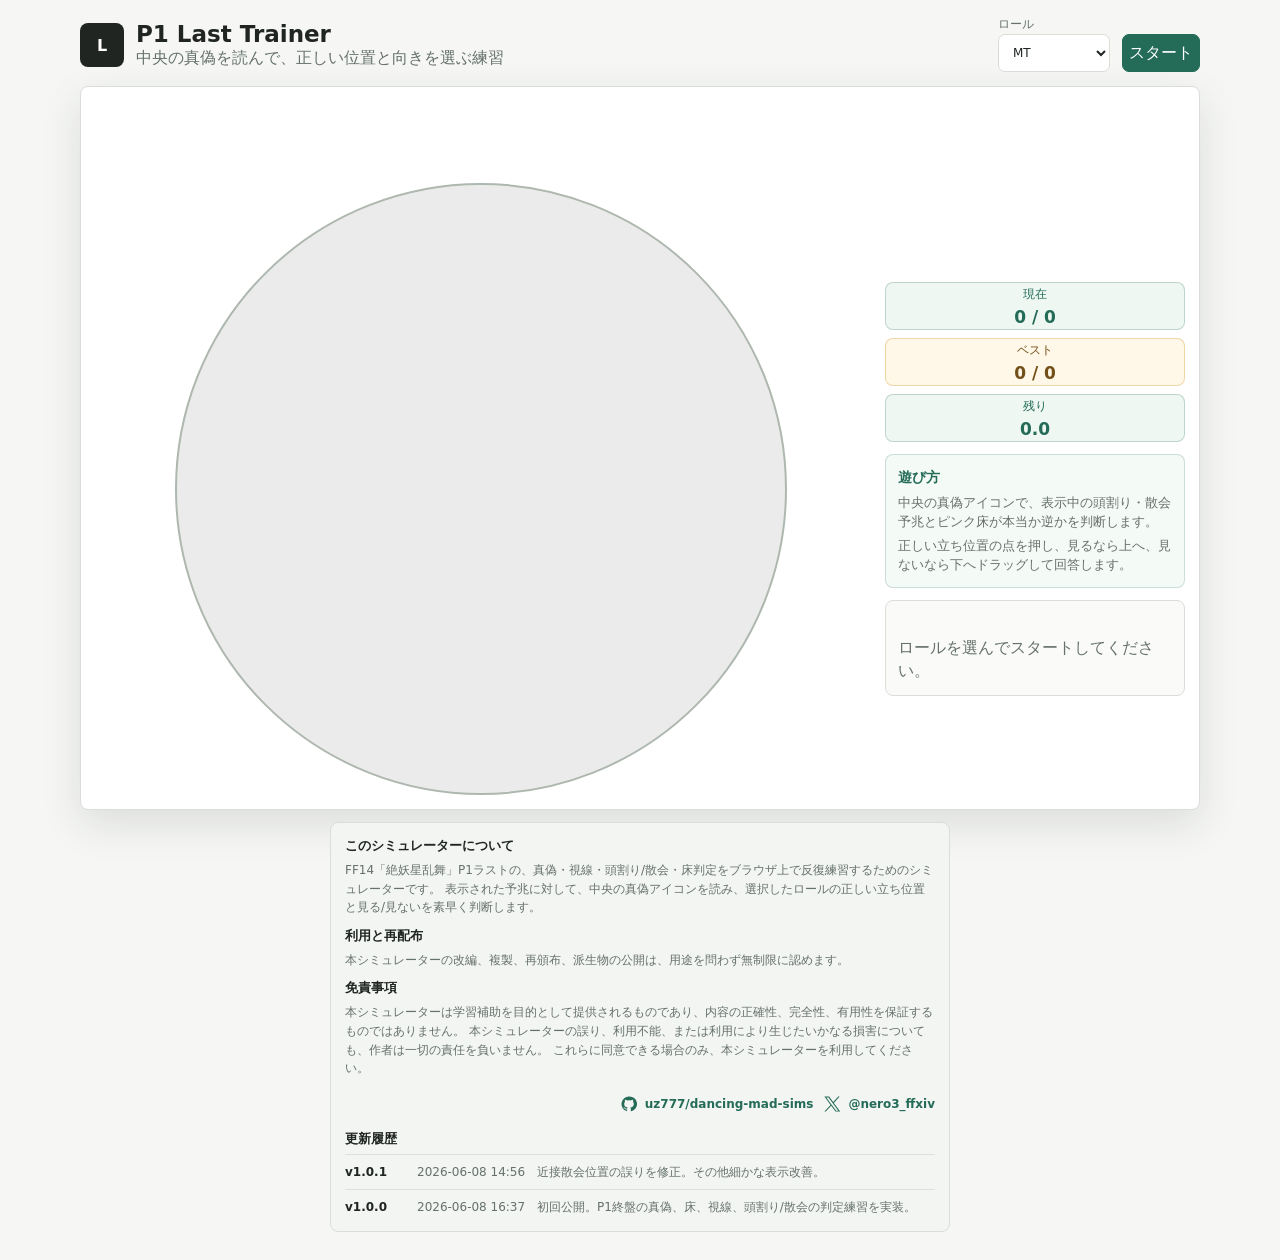
<file: p1-last/index.html>
<!doctype html>
<html lang="ja">
    <head>
        <meta charset="utf-8" />
        <meta name="viewport" content="width=device-width, initial-scale=1" />
        <title>P1 Last Trainer</title>
        <link rel="stylesheet" href="styles.css" />
    </head>
    <body>
        <main class="app">
            <section class="topbar">
                <div class="brand">
                    <span class="brand-mark">L</span>
                    <div>
                        <h1>P1 Last Trainer</h1>
                        <p>中央の真偽を読んで、正しい位置と向きを選ぶ練習</p>
                    </div>
                </div>

                <div class="controls">
                    <label class="field">
                        <span>ロール</span>
                        <select id="roleSelect"></select>
                    </label>
                    <button id="startButton" class="primary" type="button">
                        スタート
                    </button>
                </div>
            </section>

            <section class="panel">
                <div class="game-layout">
                    <div
                        id="field"
                        class="field-preview idle"
                        aria-label="P1 Last MAP"
                    >
                        <div id="stripeLayer" class="stripe-layer"></div>
                        <div class="mechanic-layer">
                            <img id="mechanicCue" class="mechanic-cue" alt="" />
                        </div>
                        <img id="centerCue" class="center-cue" alt="" />
                        <div
                            id="positionLayer"
                            class="position-layer"
                            aria-label="立ち位置候補"
                        ></div>
                        <div
                            id="gazeIcon"
                            class="gaze-icon"
                            aria-label=""
                        ></div>
                        <div
                            id="dragGuide"
                            class="drag-guide hidden"
                            aria-hidden="true"
                        >
                            <span class="drag-line"></span>
                            <span id="dragArrow" class="drag-arrow"></span>
                        </div>
                        <div
                            id="resultOverlay"
                            class="result-overlay hidden"
                        ></div>
                    </div>

                    <aside class="side-panel">
                        <div class="score-grid">
                            <div class="score">
                                <span>現在</span>
                                <strong id="currentScore">0 / 0</strong>
                            </div>
                            <div class="score best">
                                <span>ベスト</span>
                                <strong id="bestScore">0 / 0</strong>
                            </div>
                            <div class="score">
                                <span>残り</span>
                                <strong id="timerText">0.0</strong>
                            </div>
                        </div>
                        <div class="instructions">
                            <strong>遊び方</strong>
                            <p>
                                中央の真偽アイコンで、表示中の頭割り・散会予兆とピンク床が本当か逆かを判断します。
                            </p>
                            <p>
                                正しい立ち位置の点を押し、見るなら上へ、見ないなら下へドラッグして回答します。
                            </p>
                        </div>
                        <div id="feedback" class="feedback">
                            ロールを選んでスタートしてください。
                        </div>
                        <button
                            id="nextButton"
                            class="primary hidden"
                            type="button"
                        >
                            次へ
                        </button>
                    </aside>
                </div>
            </section>

            <section class="tool-info" aria-label="補足情報">
                <section>
                    <h3>このシミュレーターについて</h3>
                    <p>
                        FF14「絶妖星乱舞」P1ラストの、真偽・視線・頭割り/散会・床判定をブラウザ上で反復練習するためのシミュレーターです。
                        表示された予兆に対して、中央の真偽アイコンを読み、選択したロールの正しい立ち位置と見る/見ないを素早く判断します。
                    </p>
                </section>
                <section class="license-note">
                    <h3>利用と再配布</h3>
                    <p>
                        本シミュレーターの改編、複製、再頒布、派生物の公開は、用途を問わず無制限に認めます。
                    </p>
                </section>
                <section class="disclaimer">
                    <h3>免責事項</h3>
                    <p>
                        本シミュレーターは学習補助を目的として提供されるものであり、内容の正確性、完全性、有用性を保証するものではありません。
                        本シミュレーターの誤り、利用不能、または利用により生じたいかなる損害についても、作者は一切の責任を負いません。
                        これらに同意できる場合のみ、本シミュレーターを利用してください。
                    </p>
                </section>
                <div class="info-links">
                    <a
                        href="https://github.com/uz777/dancing-mad-sims"
                        target="_blank"
                        rel="noreferrer"
                        aria-label="GitHub repository"
                    >
                        <svg viewBox="0 0 24 24" aria-hidden="true">
                            <path
                                d="M12 2a10 10 0 0 0-3.16 19.49c.5.09.68-.22.68-.48v-1.7c-2.78.6-3.37-1.18-3.37-1.18-.45-1.15-1.1-1.46-1.1-1.46-.9-.62.07-.6.07-.6 1 .07 1.53 1.03 1.53 1.03.89 1.52 2.34 1.08 2.9.83.09-.64.35-1.08.63-1.33-2.22-.25-4.56-1.11-4.56-4.94 0-1.09.39-1.98 1.03-2.68-.1-.25-.45-1.27.1-2.65 0 0 .84-.27 2.75 1.02A9.56 9.56 0 0 1 12 6.99c.85 0 1.7.11 2.5.34 1.9-1.29 2.74-1.02 2.74-1.02.55 1.38.2 2.4.1 2.65.64.7 1.03 1.59 1.03 2.68 0 3.84-2.34 4.68-4.57 4.93.36.31.68.92.68 1.86v2.76c0 .27.18.58.69.48A10 10 0 0 0 12 2Z"
                            />
                        </svg>
                        <span>uz777/dancing-mad-sims</span>
                    </a>
                    <a
                        href="https://x.com/nero3_ffxiv"
                        target="_blank"
                        rel="noreferrer"
                        aria-label="X account"
                    >
                        <svg viewBox="0 0 24 24" aria-hidden="true">
                            <path
                                d="M14.4 10.55 22.25 2h-1.86l-6.82 7.43L8.13 2H1.85l8.23 11.24L1.85 22h1.86l7.2-7.64L16.67 22h6.28l-8.55-11.45Zm-2.55 2.78-.83-1.12L4.38 3.32h2.86l5.35 7.16.83 1.12 6.97 9.34h-2.86l-5.68-7.61Z"
                            />
                        </svg>
                        <span>@nero3_ffxiv</span>
                    </a>
                </div>
                <section class="changelog">
                    <h3>更新履歴</h3>
                    <div class="changelog-list">
                        <div class="changelog-row">
                            <strong>v1.0.1</strong>
                            <time datetime="2026-06-08T00:00:00+09:00"
                                >2026-06-08 14:56</time
                            >
                            <p>
                                近接散会位置の誤りを修正。その他細かな表示改善。
                            </p>
                        </div>
                        <div class="changelog-row">
                            <strong>v1.0.0</strong>
                            <time datetime="2026-06-07T00:00:00+09:00"
                                >2026-06-08 16:37</time
                            >
                            <p>
                                初回公開。P1終盤の真偽、床、視線、頭割り/散会の判定練習を実装。
                            </p>
                        </div>
                    </div>
                </section>
            </section>
        </main>
        <script src="app.js"></script>
    </body>
</html>
</file>
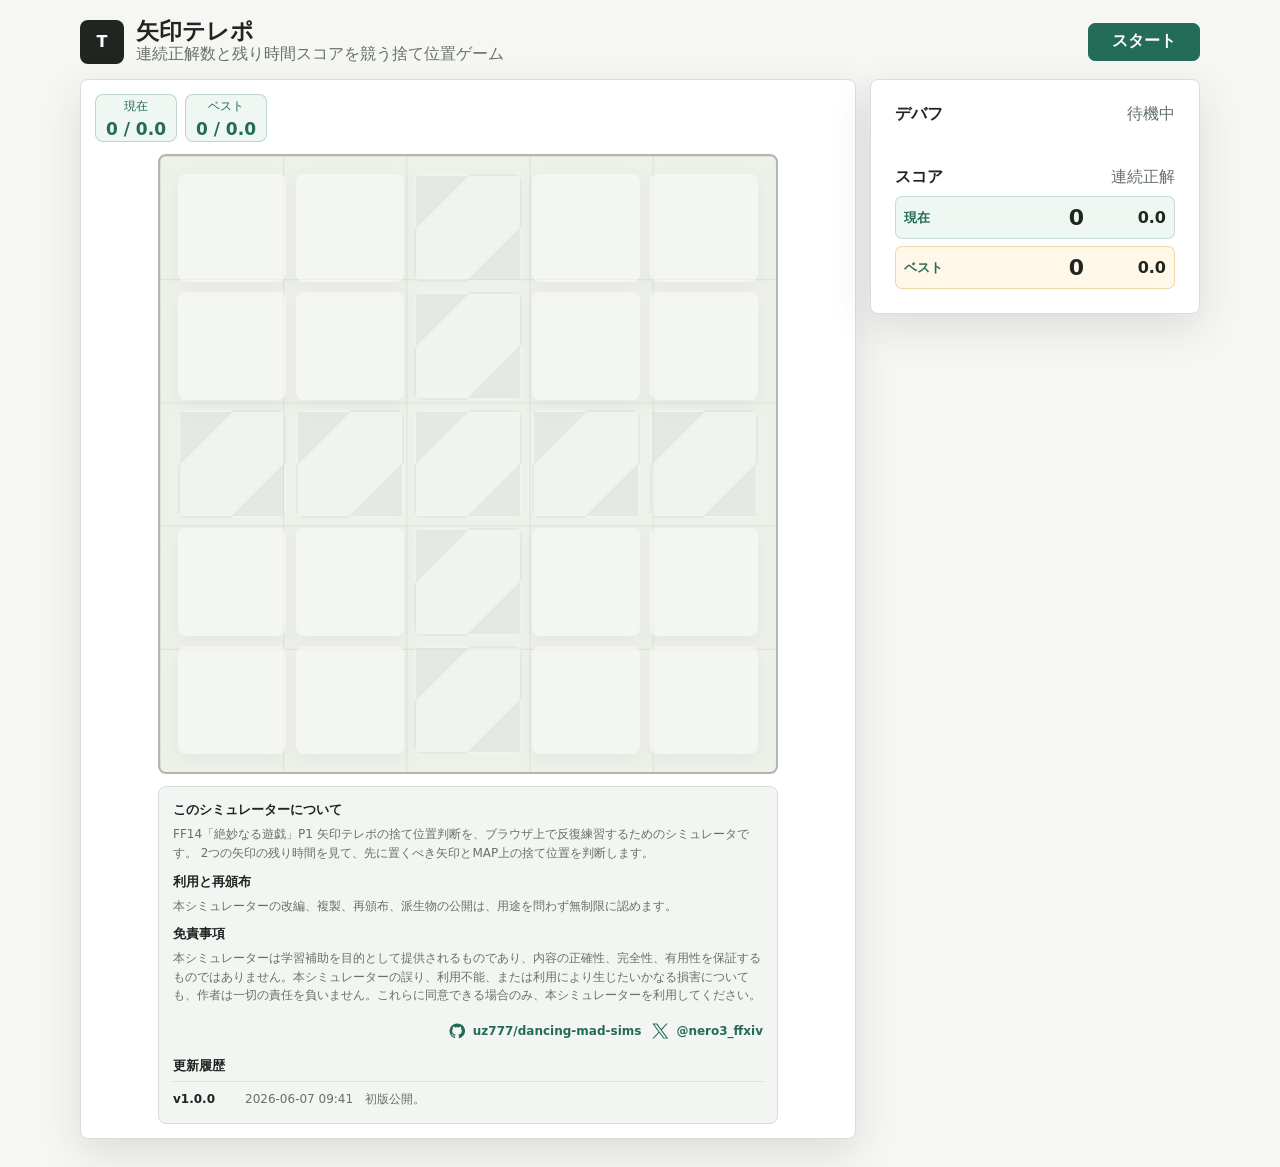
<file: p1-telepo/index.html>
<!doctype html>
<html lang="ja">
    <head>
        <meta charset="utf-8" />
        <meta name="viewport" content="width=device-width, initial-scale=1" />
        <title>矢印テレポ スコアアタック</title>
        <link rel="stylesheet" href="styles.css" />
    </head>
    <body>
        <main class="app">
            <header class="topbar">
                <div class="brand">
                    <span class="brand-mark">T</span>
                    <div>
                        <h1>矢印テレポ</h1>
                        <p>連続正解数と残り時間スコアを競う捨て位置ゲーム</p>
                    </div>
                </div>
                <div class="controls">
                    <button id="startButton" class="primary" type="button">
                        スタート
                    </button>
                </div>
            </header>

            <section class="main-grid">
                <section class="board-panel" aria-label="矢印配置マップ">
                    <div class="panel-head">
                        <div class="score-grid">
                            <div class="score">
                                <span>現在</span>
                                <strong id="roundText">0 / 0.0</strong>
                            </div>
                            <div class="score">
                                <span>ベスト</span>
                                <strong id="scoreText">0 / 0.0</strong>
                            </div>
                        </div>
                    </div>

                    <div class="board-shell">
                        <div
                            id="board"
                            class="board"
                            aria-label="矢印の捨て位置"
                        ></div>
                        <button
                            id="nextButton"
                            class="primary hidden"
                            type="button"
                        >
                            次へ
                        </button>
                    </div>

                    <section class="tool-info" aria-label="補足情報">
                        <section>
                            <h3>このシミュレーターについて</h3>
                            <p>
                                FF14「絶妙なる遊戯」P1
                                矢印テレポの捨て位置判断を、ブラウザ上で反復練習するためのシミュレータです。
                                2つの矢印の残り時間を見て、先に置くべき矢印とMAP上の捨て位置を判断します。
                            </p>
                        </section>
                        <section class="license-note">
                            <h3>利用と再頒布</h3>
                            <p>
                                本シミュレーターの改編、複製、再頒布、派生物の公開は、用途を問わず無制限に認めます。
                            </p>
                        </section>
                        <section class="disclaimer">
                            <h3>免責事項</h3>
                            <p>
                                本シミュレーターは学習補助を目的として提供されるものであり、内容の正確性、完全性、有用性を保証するものではありません。本シミュレーターの誤り、利用不能、または利用により生じたいかなる損害についても、作者は一切の責任を負いません。これらに同意できる場合のみ、本シミュレーターを利用してください。
                            </p>
                        </section>
                        <div class="info-links">
                            <a
                                href="https://github.com/uz777/dancing-mad-sims"
                                target="_blank"
                                rel="noreferrer"
                                aria-label="GitHub repository"
                            >
                                <svg viewBox="0 0 24 24" aria-hidden="true">
                                    <path
                                        d="M12 2a10 10 0 0 0-3.16 19.49c.5.09.68-.22.68-.48v-1.7c-2.78.6-3.37-1.18-3.37-1.18-.45-1.15-1.1-1.46-1.1-1.46-.9-.62.07-.6.07-.6 1 .07 1.53 1.03 1.53 1.03.89 1.52 2.34 1.08 2.9.83.09-.64.35-1.08.63-1.33-2.22-.25-4.56-1.11-4.56-4.94 0-1.09.39-1.98 1.03-2.68-.1-.25-.45-1.27.1-2.65 0 0 .84-.27 2.75 1.02A9.56 9.56 0 0 1 12 6.99c.85 0 1.7.11 2.5.34 1.9-1.29 2.74-1.02 2.74-1.02.55 1.38.2 2.4.1 2.65.64.7 1.03 1.59 1.03 2.68 0 3.84-2.34 4.68-4.57 4.93.36.31.68.92.68 1.86v2.76c0 .27.18.58.69.48A10 10 0 0 0 12 2Z"
                                    />
                                </svg>
                                <span>uz777/dancing-mad-sims</span>
                            </a>
                            <a
                                href="https://x.com/nero3_ffxiv"
                                target="_blank"
                                rel="noreferrer"
                                aria-label="X account"
                            >
                                <svg viewBox="0 0 24 24" aria-hidden="true">
                                    <path
                                        d="M14.4 10.55 22.25 2h-1.86l-6.82 7.43L8.13 2H1.85l8.23 11.24L1.85 22h1.86l7.2-7.64L16.67 22h6.28l-8.55-11.45Zm-2.55 2.78-.83-1.12L4.38 3.32h2.86l5.35 7.16.83 1.12 6.97 9.34h-2.86l-5.68-7.61Z"
                                    />
                                </svg>
                                <span>@nero3_ffxiv</span>
                            </a>
                        </div>
                        <section class="changelog">
                            <h3>更新履歴</h3>
                            <div class="changelog-list">
                                <div class="changelog-row">
                                    <strong>v1.0.0</strong>
                                    <time datetime="2026-06-07T09:41:00+09:00"
                                        >2026-06-07 09:41</time
                                    >
                                    <p>初版公開。</p>
                                </div>
                            </div>
                        </section>
                    </section>
                </section>

                <aside class="side-panel" aria-label="手札と状況">
                    <section class="hand-panel">
                        <div class="section-head">
                            <h2>デバフ</h2>
                            <span id="phaseText">待機中</span>
                        </div>
                        <div
                            id="hand"
                            class="hand"
                            aria-label="現在の手札"
                        ></div>
                    </section>

                    <section class="history-panel">
                        <div class="section-head">
                            <h2>スコア</h2>
                            <span id="maxScoreText">連続正解</span>
                        </div>
                        <div id="historyList" class="history-list"></div>
                    </section>
                </aside>
            </section>
        </main>

        <script src="app.js"></script>
    </body>
</html>
</file>
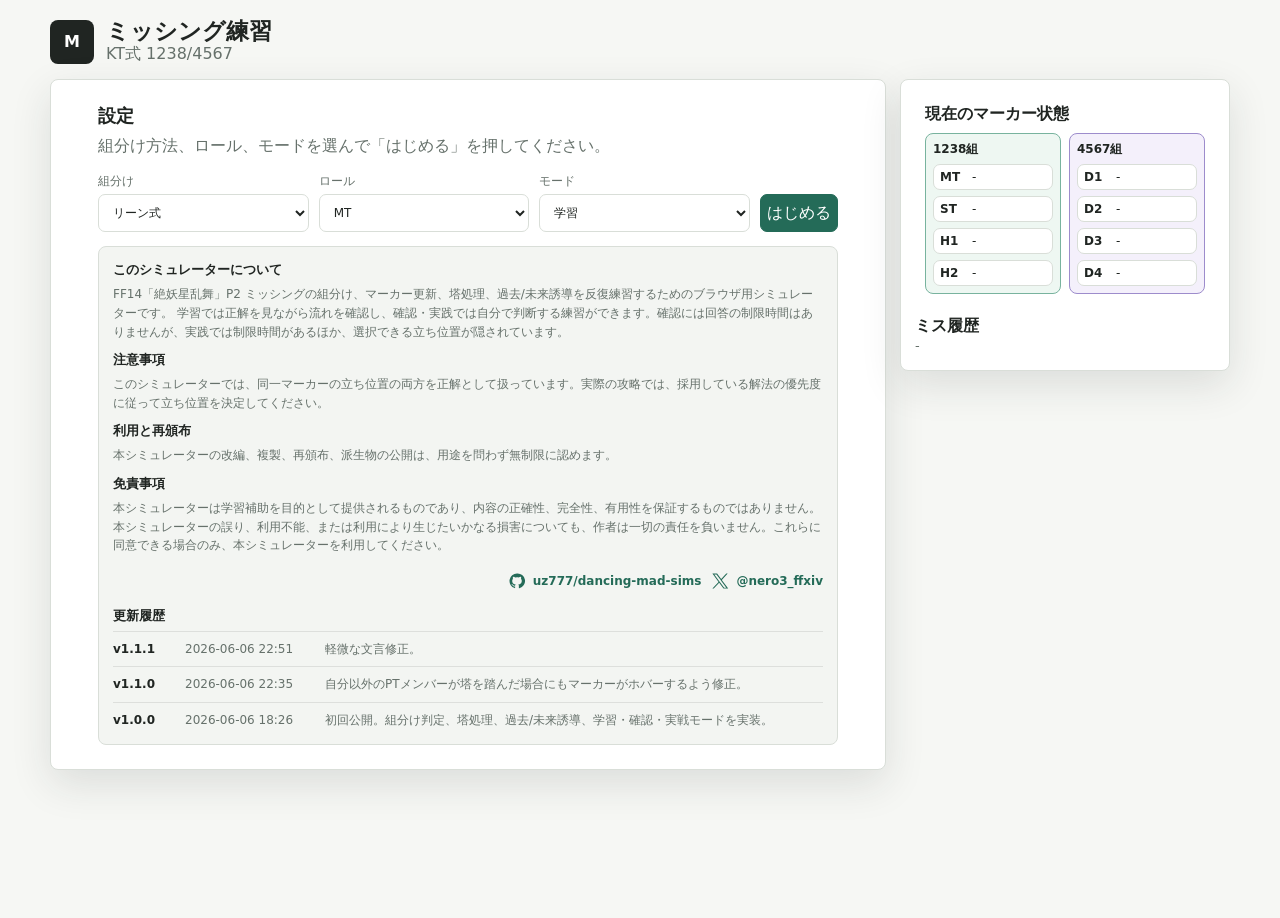
<file: p2-missing/index.html>
<!doctype html>
<html lang="ja">
    <head>
        <meta charset="utf-8" />
        <meta name="viewport" content="width=device-width, initial-scale=1" />
        <title>ミッシング練習 MVP</title>
        <link
            rel="stylesheet"
            href="https://cdnjs.cloudflare.com/ajax/libs/font-awesome/6.5.2/css/all.min.css"
        />
        <link rel="stylesheet" href="styles.css" />
    </head>
    <body>
        <main class="app">
            <section class="topbar" aria-label="練習設定">
                <div class="brand">
                    <span class="brand-mark">M</span>
                    <div>
                        <h1>ミッシング練習</h1>
                        <p>KT式 1238/4567</p>
                    </div>
                </div>

                <div class="controls">
                    <label class="field">
                        <span>組分け</span>
                        <select id="methodSelect">
                            <option value="lean">リーン式</option>
                            <option value="yarn">ヤーン式</option>
                        </select>
                    </label>
                    <label class="field">
                        <span>ロール</span>
                        <select id="roleSelect"></select>
                    </label>
                    <label class="field">
                        <span>モード</span>
                        <select id="modeSelect">
                            <option value="study">学習</option>
                            <option value="check">確認</option>
                            <option value="trial">実戦</option>
                        </select>
                    </label>
                    <button id="newRunButton" class="primary" type="button">
                        はじめる
                    </button>
                </div>
            </section>

            <section id="setupPanel" class="setup-panel panel">
                <h2>設定</h2>
                <p>
                    組分け方法、ロール、モードを選んで「はじめる」を押してください。
                </p>
                <div class="tool-info">
                    <section>
                        <h3>このシミュレーターについて</h3>
                        <p>
                            FF14「絶妖星乱舞」P2
                            ミッシングの組分け、マーカー更新、塔処理、過去/未来誘導を反復練習するためのブラウザ用シミュレーターです。
                            学習では正解を見ながら流れを確認し、確認・実践では自分で判断する練習ができます。確認には回答の制限時間はありませんが、実践では制限時間があるほか、選択できる立ち位置が隠されています。
                        </p>
                    </section>
                    <section class="priority-note">
                        <h3>注意事項</h3>
                        <p>
                            このシミュレーターでは、同一マーカーの立ち位置の両方を正解として扱っています。実際の攻略では、採用している解法の優先度に従って立ち位置を決定してください。
                        </p>
                    </section>
                    <section class="license-note">
                        <h3>利用と再頒布</h3>
                        <p>
                            本シミュレーターの改編、複製、再頒布、派生物の公開は、用途を問わず無制限に認めます。
                        </p>
                    </section>
                    <section class="disclaimer">
                        <h3>免責事項</h3>
                        <p>
                            本シミュレーターは学習補助を目的として提供されるものであり、内容の正確性、完全性、有用性を保証するものではありません。本シミュレーターの誤り、利用不能、または利用により生じたいかなる損害についても、作者は一切の責任を負いません。これらに同意できる場合のみ、本シミュレーターを利用してください。
                        </p>
                    </section>
                    <div class="info-links">
                        <a
                            href="https://github.com/uz777/dancing-mad-sims"
                            target="_blank"
                            rel="noreferrer"
                            aria-label="GitHub repository"
                        >
                            <svg viewBox="0 0 24 24" aria-hidden="true">
                                <path
                                    d="M12 2a10 10 0 0 0-3.16 19.49c.5.09.68-.22.68-.48v-1.7c-2.78.6-3.37-1.18-3.37-1.18-.45-1.15-1.1-1.46-1.1-1.46-.9-.62.07-.6.07-.6 1 .07 1.53 1.03 1.53 1.03.89 1.52 2.34 1.08 2.9.83.09-.64.35-1.08.63-1.33-2.22-.25-4.56-1.11-4.56-4.94 0-1.09.39-1.98 1.03-2.68-.1-.25-.45-1.27.1-2.65 0 0 .84-.27 2.75 1.02A9.56 9.56 0 0 1 12 6.99c.85 0 1.7.11 2.5.34 1.9-1.29 2.74-1.02 2.74-1.02.55 1.38.2 2.4.1 2.65.64.7 1.03 1.59 1.03 2.68 0 3.84-2.34 4.68-4.57 4.93.36.31.68.92.68 1.86v2.76c0 .27.18.58.69.48A10 10 0 0 0 12 2Z"
                                />
                            </svg>
                            <span>uz777/dancing-mad-sims</span>
                        </a>
                        <a
                            href="https://x.com/nero3_ffxiv"
                            target="_blank"
                            rel="noreferrer"
                            aria-label="X account"
                        >
                            <svg viewBox="0 0 24 24" aria-hidden="true">
                                <path
                                    d="M14.4 10.55 22.25 2h-1.86l-6.82 7.43L8.13 2H1.85l8.23 11.24L1.85 22h1.86l7.2-7.64L16.67 22h6.28l-8.55-11.45Zm-2.55 2.78-.83-1.12L4.38 3.32h2.86l5.35 7.16.83 1.12 6.97 9.34h-2.86l-5.68-7.61Z"
                                />
                            </svg>
                            <span>@nero3_ffxiv</span>
                        </a>
                    </div>
                    <section class="changelog">
                        <h3>更新履歴</h3>
                        <div class="changelog-list">
                            <div class="changelog-row">
                                <strong>v1.1.1</strong>
                                <time datetime="2026-06-06T22:51:00+09:00">
                                    2026-06-06 22:51
                                </time>
                                <p>軽微な文言修正。</p>
                            </div>
                            <div class="changelog-row">
                                <strong>v1.1.0</strong>
                                <time datetime="2026-06-06T22:35:00+09:00">
                                    2026-06-06 22:35
                                </time>
                                <p>
                                    自分以外のPTメンバーが塔を踏んだ場合にもマーカーがホバーするよう修正。
                                </p>
                            </div>
                            <div class="changelog-row">
                                <strong>v1.0.0</strong>
                                <time datetime="2026-06-06T18:26:00+09:00">
                                    2026-06-06 18:26
                                </time>
                                <p>
                                    初回公開。組分け判定、塔処理、過去/未来誘導、学習・確認・実戦モードを実装。
                                </p>
                            </div>
                        </div>
                    </section>
                </div>
            </section>

            <section id="groupPanel" class="group-panel panel hidden">
                <div class="group-panel-head">
                    <h2>組分け判定</h2>
                    <p id="groupQuestion"></p>
                </div>
                <div id="groupDebuffs" class="group-debuffs"></div>
                <div class="group-timer-progress" aria-hidden="true">
                    <span id="groupTimerBar"></span>
                </div>
                <div class="group-choice-row">
                    <button id="chooseGroupA" class="primary" type="button">
                        1238組
                    </button>
                    <button id="chooseGroupB" class="primary alt" type="button">
                        4567組
                    </button>
                </div>
                <div
                    id="groupFeedback"
                    class="feedback"
                    aria-live="polite"
                ></div>
            </section>

            <section class="main-grid">
                <section class="arena-panel" aria-label="フィールド">
                    <div class="arena-head">
                        <div>
                            <h2 id="taskTitle">位置を選択</h2>
                            <p id="taskText">
                                正しい立ち位置マーカーをクリックしてください。
                            </p>
                        </div>
                    </div>

                    <div
                        id="arena"
                        class="arena"
                        aria-label="立ち位置選択エリア"
                    >
                        <div class="half-aoe" aria-hidden="true"></div>
                        <div class="arena-top">
                            <div
                                id="roundTrack"
                                class="round-track arena-round-track"
                                aria-label="進行"
                            ></div>
                            <div
                                id="debuffBadge"
                                class="debuff-badge"
                                aria-label="現在表示"
                            ></div>
                        </div>
                        <div class="boss" aria-hidden="true">K</div>
                        <div
                            id="castLabel"
                            class="cast-label"
                            aria-hidden="true"
                        ></div>
                        <div class="target-ring" aria-hidden="true"></div>
                        <div class="tower tower-left" aria-hidden="true">
                            左塔
                        </div>
                        <div class="tower tower-right" aria-hidden="true">
                            右塔
                        </div>
                        <div class="timer-progress" aria-hidden="true">
                            <span id="timerBar"></span>
                        </div>
                    </div>

                    <div
                        id="feedback"
                        class="feedback"
                        aria-live="polite"
                    ></div>
                    <div class="action-row">
                        <button id="nextButton" class="primary" type="button">
                            次へ
                        </button>
                    </div>
                </section>

                <aside class="side-panel" aria-label="ログ">
                    <section class="party-display" aria-label="現在表示">
                        <div class="party-display-head">
                            <h2>現在のマーカー状態</h2>
                        </div>
                        <div id="partyGroups" class="party-groups"></div>
                    </section>

                    <section>
                        <h2>ミス履歴</h2>
                        <div id="mistakeLog" class="mistake-log">
                            まだありません。
                        </div>
                    </section>
                </aside>
            </section>

            <section id="resultPanel" class="result-panel panel hidden">
                <h2>結果</h2>
                <p id="resultText"></p>
                <button id="againButton" class="primary" type="button">
                    もう一度
                </button>
            </section>
        </main>

        <script src="app.js"></script>
    </body>
</html>
</file>
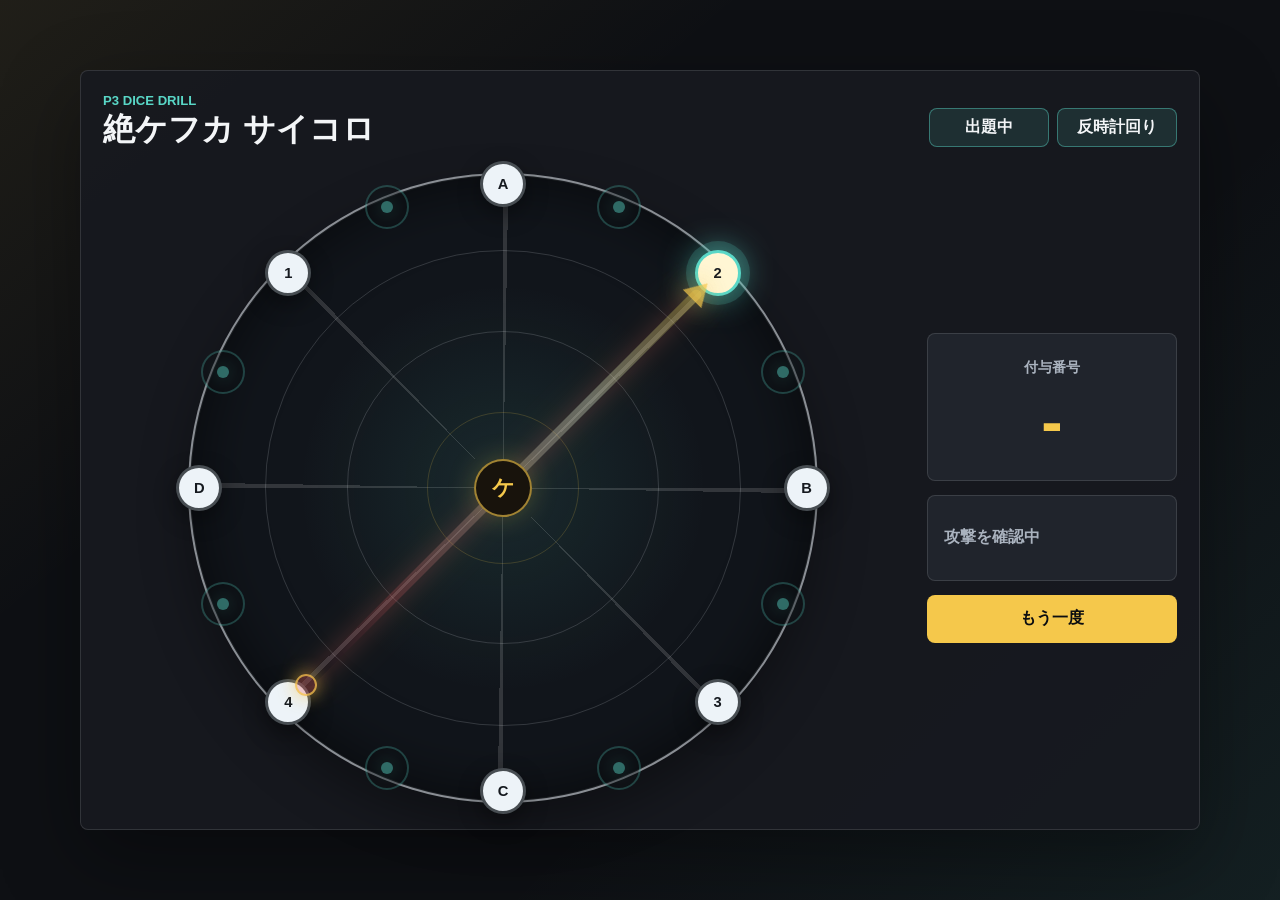
<file: p3-dice/index.html>
<!doctype html>
<html lang="ja">
  <head>
    <meta charset="utf-8">
    <meta name="viewport" content="width=device-width, initial-scale=1">
    <title>絶ケフカ P3 サイコロ練習</title>
    <link rel="stylesheet" href="styles.css">
  </head>
  <body>
    <main class="app-shell">
      <section class="game-panel" aria-label="絶ケフカ P3 サイコロ練習">
        <header class="topbar">
          <div>
            <p class="eyebrow">P3 Dice Drill</p>
            <h1>絶ケフカ サイコロ</h1>
          </div>
          <div class="state-row" aria-live="polite">
            <span id="phaseLabel" class="state-chip">出題中</span>
            <span id="directionLabel" class="state-chip state-chip-muted">--</span>
          </div>
        </header>

        <div class="play-layout">
          <div class="field-frame">
            <div id="field" class="field" data-phase="question">
              <div class="field-rings" aria-hidden="true"></div>
              <div id="attackLine" class="attack-line" aria-hidden="true">
                <span class="beam-core"></span>
                <span class="attack-tip"></span>
              </div>
              <div id="markerLayer" class="marker-layer" aria-hidden="true"></div>
              <div id="slotLayer" class="slot-layer"></div>
              <div class="boss-token" aria-hidden="true">ケ</div>
              <div id="diceCallout" class="dice-callout" aria-live="polite" hidden>
                <span>サイコロ</span>
                <div id="calloutNumber" class="dice-marker dice-placeholder" aria-label="未付与">-</div>
              </div>
            </div>
          </div>

          <aside class="hud" aria-live="polite">
            <div class="dice-readout">
              <span>付与番号</span>
              <div id="diceValue" class="dice-marker dice-placeholder" aria-label="未付与">-</div>
            </div>
            <div id="resultBox" class="result-box">攻撃を確認中</div>
            <button id="retryButton" class="retry-button" type="button" disabled>もう一度</button>
          </aside>
        </div>
      </section>
    </main>

    <script src="app.js"></script>
  </body>
</html>
</file>
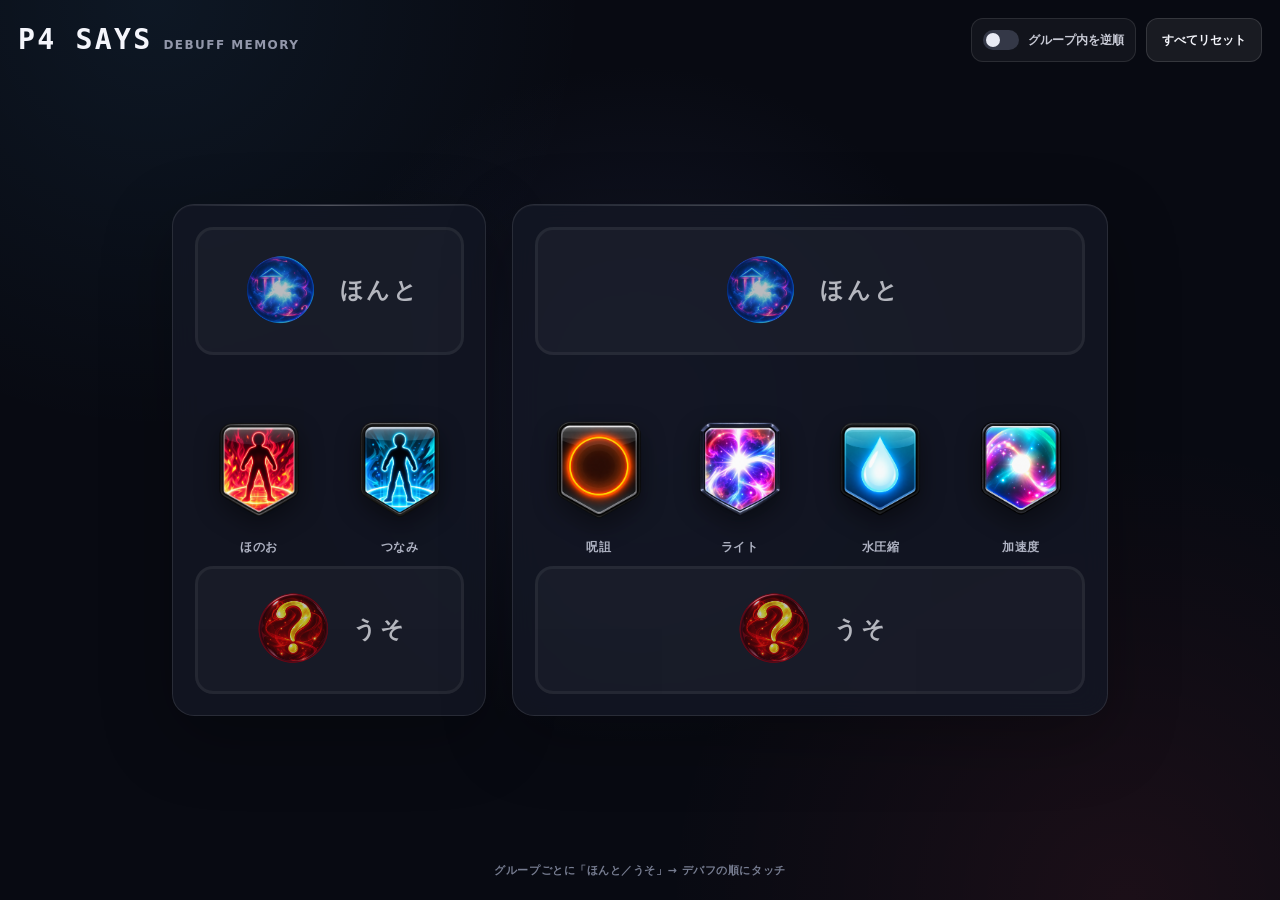
<file: p4-says/index.html>
<!doctype html>
<html lang="ja">
<head>
  <meta charset="utf-8">
  <meta name="viewport" content="width=device-width, initial-scale=1, viewport-fit=cover">
  <meta name="theme-color" content="#080a12">
  <title>P4 Says — デバフメモ</title>
  <style>
    :root {
      color-scheme: dark;
      --bg: #080a12;
      --panel: rgba(20, 23, 36, 0.84);
      --panel-border: rgba(255, 255, 255, 0.1);
      --text: #f4f5fb;
      --muted: #9297aa;
      --true: #54b7ff;
      --false: #ff5e63;
      --danger: #ff4f59;
      --icon-size: clamp(76px, 10vw, 136px);
      --selector-size: clamp(42px, 5vw, 58px);
    }

    * {
      box-sizing: border-box;
    }

    html,
    body {
      min-height: 100%;
      margin: 0;
    }

    body {
      min-height: 100svh;
      overflow-x: hidden;
      background:
        radial-gradient(circle at 50% 45%, rgba(67, 75, 127, 0.22), transparent 42%),
        radial-gradient(circle at 12% 0%, rgba(81, 183, 255, 0.08), transparent 30%),
        radial-gradient(circle at 88% 100%, rgba(255, 74, 93, 0.08), transparent 32%),
        var(--bg);
      color: var(--text);
      font-family: "Hiragino Kaku Gothic ProN", "Yu Gothic", "Meiryo", system-ui, sans-serif;
      -webkit-tap-highlight-color: transparent;
      user-select: none;
    }

    button,
    input {
      font: inherit;
    }

    button {
      color: inherit;
    }

    .app {
      width: min(1480px, 100%);
      min-height: 100svh;
      margin: 0 auto;
      padding: max(18px, env(safe-area-inset-top)) max(18px, env(safe-area-inset-right)) max(18px, env(safe-area-inset-bottom)) max(18px, env(safe-area-inset-left));
      display: grid;
      grid-template-rows: auto 1fr auto;
      gap: 18px;
    }

    .topbar {
      display: flex;
      align-items: center;
      justify-content: space-between;
      gap: 20px;
    }

    .brand {
      display: flex;
      align-items: baseline;
      gap: 11px;
      min-width: 0;
    }

    .brand h1 {
      margin: 0;
      font-family: ui-monospace, "Cascadia Mono", monospace;
      font-size: clamp(19px, 2.2vw, 30px);
      letter-spacing: 0.08em;
      line-height: 1;
    }

    .brand p {
      margin: 0;
      color: var(--muted);
      font-size: 12px;
      font-weight: 700;
      letter-spacing: 0.12em;
      white-space: nowrap;
    }

    .toolbar {
      display: flex;
      align-items: center;
      justify-content: flex-end;
      gap: 10px;
    }

    .reverse-toggle {
      position: relative;
      display: inline-flex;
      align-items: center;
      gap: 9px;
      min-height: 44px;
      padding: 7px 11px;
      border: 1px solid var(--panel-border);
      border-radius: 12px;
      background: rgba(255, 255, 255, 0.045);
      color: #c8cad5;
      cursor: pointer;
      font-size: 12px;
      font-weight: 800;
      white-space: nowrap;
    }

    .reverse-toggle input {
      position: absolute;
      opacity: 0;
      pointer-events: none;
    }

    .switch-track {
      position: relative;
      width: 36px;
      height: 20px;
      flex: 0 0 auto;
      border-radius: 999px;
      background: #343847;
      transition: background 160ms ease;
    }

    .switch-track::after {
      content: "";
      position: absolute;
      top: 3px;
      left: 3px;
      width: 14px;
      height: 14px;
      border-radius: 50%;
      background: #e9ebf4;
      transition: transform 160ms ease;
    }

    .reverse-toggle:has(input:checked) .switch-track {
      background: #7768ff;
    }

    .reverse-toggle:has(input:checked) .switch-track::after {
      transform: translateX(16px);
    }

    .reset-button {
      min-height: 44px;
      padding: 0 15px;
      border: 1px solid rgba(255, 255, 255, 0.12);
      border-radius: 12px;
      background: rgba(255, 255, 255, 0.07);
      cursor: pointer;
      font-size: 12px;
      font-weight: 900;
      transition: background 120ms ease, transform 120ms ease;
    }

    .reset-button:hover {
      background: rgba(255, 255, 255, 0.12);
    }

    .reset-button:active {
      transform: scale(0.97);
    }

    .workspace {
      display: flex;
      align-items: center;
      justify-content: center;
      min-height: 0;
    }

    .groups {
      display: flex;
      align-items: stretch;
      justify-content: center;
      gap: clamp(14px, 2vw, 28px);
      width: 100%;
    }

    .debuff-group {
      position: relative;
      display: grid;
      grid-template-rows: auto 1fr auto;
      align-items: center;
      gap: 10px;
      padding: clamp(13px, 1.7vw, 22px);
      overflow: hidden;
      border: 1px solid var(--panel-border);
      border-radius: 22px;
      background: var(--panel);
      box-shadow: 0 22px 70px rgba(0, 0, 0, 0.28), inset 0 1px rgba(255, 255, 255, 0.035);
      backdrop-filter: blur(14px);
    }

    .debuff-group::before {
      content: "";
      position: absolute;
      inset: 0 0 auto;
      height: 1px;
      background: linear-gradient(90deg, transparent, rgba(255, 255, 255, 0.24), transparent);
    }

    .choice-row {
      display: flex;
      justify-content: center;
      width: 100%;
    }

    .truth-button {
      position: relative;
      display: flex;
      align-items: center;
      justify-content: center;
      gap: clamp(10px, 1.5vw, 18px);
      width: 100%;
      height: var(--icon-size);
      min-height: var(--icon-size);
      padding: 8px clamp(16px, 3vw, 36px);
      overflow: hidden;
      border: 3px solid rgba(255, 255, 255, 0.08);
      border-radius: 18px;
      background: rgba(255, 255, 255, 0.045);
      cursor: pointer;
      opacity: 0.72;
      transition: opacity 120ms ease, background 120ms ease, border-color 120ms ease, transform 120ms ease, box-shadow 120ms ease;
    }

    .truth-button img {
      width: min(calc(var(--icon-size) * 0.65), 86px);
      height: min(calc(var(--icon-size) * 0.65), 86px);
      object-fit: contain;
      pointer-events: none;
    }

    .truth-button span {
      font-size: clamp(16px, 1.8vw, 24px);
      font-weight: 950;
      letter-spacing: 0.12em;
    }

    .truth-button:hover {
      opacity: 0.88;
    }

    .truth-button:active {
      transform: scale(0.985);
    }

    .truth-button[aria-pressed="true"] {
      opacity: 1;
      background: linear-gradient(110deg, rgba(84, 183, 255, 0.3), rgba(84, 183, 255, 0.11));
      border-color: var(--true);
      box-shadow: 0 0 0 5px rgba(84, 183, 255, 0.17), inset 0 0 42px rgba(84, 183, 255, 0.14), 0 0 34px rgba(84, 183, 255, 0.2);
    }

    .truth-button[aria-pressed="true"]::after {
      content: "選択中";
      position: absolute;
      right: clamp(12px, 2vw, 24px);
      padding: 5px 8px;
      border-radius: 7px;
      background: var(--true);
      color: #06121c;
      font-size: 10px;
      font-weight: 950;
      letter-spacing: 0.08em;
    }

    .truth-button[data-value="false"][aria-pressed="true"] {
      background: linear-gradient(110deg, rgba(255, 94, 99, 0.3), rgba(255, 94, 99, 0.11));
      border-color: var(--false);
      box-shadow: 0 0 0 5px rgba(255, 94, 99, 0.17), inset 0 0 42px rgba(255, 94, 99, 0.14), 0 0 34px rgba(255, 94, 99, 0.2);
    }

    .truth-button[data-value="false"][aria-pressed="true"]::after {
      background: var(--false);
      color: #210608;
    }

    .debuff-list {
      display: grid;
      grid-template-columns: repeat(var(--count), minmax(0, var(--icon-size)));
      justify-content: center;
      gap: clamp(8px, 1vw, 15px);
    }

    .debuff-cell {
      display: grid;
      grid-template-rows: 36px auto auto;
      justify-items: center;
      gap: 5px;
      min-width: 0;
    }

    .result {
      display: flex;
      align-items: center;
      justify-content: center;
      width: 100%;
      min-height: 36px;
      padding: 0 5px;
      border-radius: 8px;
      color: #ffffff;
      font-size: clamp(15px, 1.7vw, 23px);
      font-weight: 950;
      letter-spacing: 0.05em;
      line-height: 1;
      white-space: nowrap;
      text-shadow: 0 2px 12px rgba(0, 0, 0, 0.7);
    }

    .result.has-result {
      background: rgba(255, 211, 107, 0.11);
      box-shadow: inset 0 0 0 1px rgba(255, 211, 107, 0.2);
    }

    .result.is-important {
      color: var(--danger);
      background: rgba(255, 79, 89, 0.1);
      text-shadow: 0 0 18px rgba(255, 79, 89, 0.32);
    }

    .debuff-button {
      position: relative;
      width: var(--icon-size);
      height: var(--icon-size);
      padding: 4px;
      border: 3px solid transparent;
      border-radius: 19%;
      background: transparent;
      cursor: pointer;
      transition: transform 110ms ease, filter 110ms ease, border-color 140ms ease, background 140ms ease, box-shadow 140ms ease;
      touch-action: manipulation;
    }

    .debuff-button img {
      display: block;
      width: 100%;
      height: 100%;
      object-fit: contain;
      pointer-events: none;
      filter: drop-shadow(0 9px 12px rgba(0, 0, 0, 0.42));
    }

    .debuff-button.is-confirmed {
      border-color: #ffd36b;
      background: rgba(255, 211, 107, 0.1);
      box-shadow: 0 0 0 4px rgba(255, 211, 107, 0.12), inset 0 0 25px rgba(255, 211, 107, 0.08), 0 0 28px rgba(255, 211, 107, 0.18);
      transform: translateY(-2px);
    }

    .debuff-button.is-confirmed::after {
      content: "✓";
      position: absolute;
      top: -9px;
      right: -9px;
      display: grid;
      place-items: center;
      width: clamp(25px, 2.4vw, 32px);
      height: clamp(25px, 2.4vw, 32px);
      border: 3px solid #171824;
      border-radius: 50%;
      background: #ffd36b;
      color: #17120a;
      font-size: clamp(14px, 1.5vw, 19px);
      font-weight: 950;
      line-height: 1;
      box-shadow: 0 3px 12px rgba(0, 0, 0, 0.46);
    }

    .debuff-button:hover {
      filter: brightness(1.08);
      transform: translateY(-2px);
    }

    .debuff-button.is-confirmed:hover {
      transform: translateY(-4px);
    }

    .debuff-button:active,
    .debuff-button.is-hit {
      transform: scale(0.91);
      filter: brightness(1.2);
    }

    .debuff-button:focus-visible,
    .truth-button:focus-visible,
    .reset-button:focus-visible,
    .reverse-toggle:has(input:focus-visible) {
      outline: 3px solid #fff;
      outline-offset: 3px;
    }

    .debuff-name {
      color: #aeb2c2;
      font-size: clamp(10px, 1vw, 12px);
      font-weight: 800;
      letter-spacing: 0.04em;
      white-space: nowrap;
    }

    .debuff-cell.is-confirmed .debuff-name {
      color: #f3e2af;
    }

    .helper {
      display: flex;
      align-items: center;
      justify-content: center;
      min-height: 24px;
      margin: 0;
      color: #777d91;
      font-size: 11px;
      font-weight: 700;
      letter-spacing: 0.05em;
      text-align: center;
    }

    .toast {
      position: fixed;
      left: 50%;
      bottom: max(22px, env(safe-area-inset-bottom));
      z-index: 10;
      padding: 10px 14px;
      border: 1px solid rgba(255, 255, 255, 0.14);
      border-radius: 10px;
      background: rgba(9, 11, 18, 0.94);
      box-shadow: 0 12px 36px rgba(0, 0, 0, 0.42);
      font-size: 12px;
      font-weight: 800;
      opacity: 0;
      pointer-events: none;
      transform: translate(-50%, 8px);
      transition: opacity 160ms ease, transform 160ms ease;
    }

    .toast.is-visible {
      opacity: 1;
      transform: translate(-50%, 0);
    }

    @media (max-width: 900px) {
      :root {
        --icon-size: clamp(68px, 17vw, 104px);
      }

      .groups {
        flex-direction: column;
        align-items: center;
      }

      .debuff-group {
        width: min(100%, 610px);
      }
    }

    @media (max-width: 560px) {
      .app {
        padding-left: 10px;
        padding-right: 10px;
        gap: 11px;
      }

      .topbar {
        align-items: flex-start;
      }

      .brand p,
      .reverse-label {
        display: none;
      }

      .toolbar {
        gap: 7px;
      }

      .reverse-toggle,
      .reset-button {
        min-height: 40px;
      }

      .reverse-toggle {
        padding: 7px 9px;
      }

      .reset-button {
        padding: 0 11px;
      }

      .debuff-group {
        padding: 11px 8px;
        border-radius: 17px;
      }

      .debuff-list {
        gap: 3px;
      }

      .debuff-cell {
        grid-template-rows: 31px auto auto;
        gap: 3px;
      }

      .result {
        min-height: 31px;
        padding-inline: 2px;
        font-size: clamp(12px, 3.4vw, 15px);
        letter-spacing: 0;
      }

      .truth-button {
        border-radius: 14px;
      }

      .truth-button[aria-pressed="true"]::after {
        right: 9px;
        padding: 4px 6px;
        font-size: 8px;
      }

      .helper {
        font-size: 10px;
      }
    }

    @media (max-height: 620px) and (orientation: landscape) {
      :root {
        --icon-size: clamp(66px, 13.5vh, 92px);
        --selector-size: 38px;
      }

      .app {
        padding-top: 10px;
        padding-bottom: 10px;
        gap: 8px;
      }

      .debuff-group {
        gap: 5px;
        padding: 8px 11px;
      }

      .truth-button {
        border-radius: 13px;
      }

      .debuff-cell {
        grid-template-rows: 29px auto auto;
      }

      .result {
        min-height: 29px;
        font-size: 15px;
      }

      .helper {
        display: none;
      }
    }

    @media (prefers-reduced-motion: reduce) {
      *,
      *::before,
      *::after {
        scroll-behavior: auto !important;
        transition-duration: 0.01ms !important;
        animation-duration: 0.01ms !important;
      }
    }
  </style>
</head>
<body>
  <main class="app">
    <header class="topbar">
      <div class="brand">
        <h1>P4 SAYS</h1>
        <p>DEBUFF MEMORY</p>
      </div>
      <div class="toolbar">
        <label class="reverse-toggle">
          <input id="reverse-order" type="checkbox">
          <span class="switch-track" aria-hidden="true"></span>
          <span class="reverse-label">グループ内を逆順</span>
        </label>
        <button id="reset-all" class="reset-button" type="button">すべてリセット</button>
      </div>
    </header>

    <section class="workspace" aria-label="デバフ入力">
      <div id="groups" class="groups"></div>
    </section>

    <p class="helper">グループごとに「ほんと／うそ」→ デバフの順にタッチ</p>
  </main>

  <div id="toast" class="toast" role="status" aria-live="polite"></div>

  <script src="app.js"></script>
</body>
</html>
</file>
<file: p1-last/styles.css>
:root {
  color-scheme: light;
  --bg: #f6f7f4;
  --panel: #ffffff;
  --ink: #202522;
  --muted: #66716b;
  --line: #d9ded8;
  --accent: #246b58;
  --gold: #d49a2f;
  --pink: #f1bdf3;
  --look: #e9e300;
  --avoid: #a20feb;
  --field: #ebebeb;
  --danger: #b93030;
  --ok: #1f7a54;
  --shadow: 0 14px 40px rgba(35, 42, 38, 0.12);
}

* {
  box-sizing: border-box;
}

body {
  margin: 0;
  min-height: 100vh;
  background: var(--bg);
  color: var(--ink);
  font-family: "Segoe UI", system-ui, -apple-system, sans-serif;
}

button,
select {
  font: inherit;
}

button {
  min-height: 38px;
  border: 1px solid var(--line);
  border-radius: 7px;
  background: #fff;
  color: var(--ink);
  cursor: pointer;
}

button:disabled {
  cursor: not-allowed;
  opacity: 0.45;
}

.hidden {
  display: none !important;
}

.primary {
  border-color: var(--accent);
  background: var(--accent);
  color: #fff;
}

.app {
  width: min(1120px, calc(100vw - 28px));
  margin: 18px auto 28px;
}

.topbar {
  display: flex;
  align-items: center;
  justify-content: space-between;
  gap: 18px;
  margin-bottom: 14px;
}

.brand,
.controls {
  display: flex;
  align-items: center;
  gap: 12px;
}

.brand > div {
  min-width: 0;
}

.controls {
  flex: 0 0 auto;
  align-items: end;
}

.brand-mark {
  display: grid;
  width: 44px;
  height: 44px;
  place-items: center;
  border-radius: 8px;
  background: var(--ink);
  color: #fff;
  font-weight: 800;
}

h1,
h2,
h3,
p {
  margin: 0;
}

h1 {
  font-size: 23px;
  line-height: 1.15;
}

.brand p,
.field,
.feedback {
  color: var(--muted);
}

.field {
  display: grid;
  gap: 4px;
  font-size: 12px;
}

.field span {
  line-height: 1;
}

select {
  min-width: 112px;
  min-height: 38px;
  border: 1px solid var(--line);
  border-radius: 7px;
  background: #fff;
  color: var(--ink);
  padding: 0 10px;
}

.panel {
  border: 1px solid var(--line);
  border-radius: 8px;
  background: var(--panel);
  box-shadow: var(--shadow);
  padding: 14px;
}

.game-layout {
  display: grid;
  grid-template-columns: minmax(0, 1fr) 300px;
  gap: 18px;
  align-items: center;
  padding-top: 82px;
}

.field-preview {
  position: relative;
  width: min(100%, 680px, 68vh);
  aspect-ratio: 1 / 1;
  margin: 0 auto;
  overflow: visible;
  border: 2px solid #aeb8af;
  border-radius: 50%;
  background: var(--field);
}

.stripe-layer {
  position: absolute;
  inset: 0;
  overflow: hidden;
  border-radius: 50%;
  transform: rotate(var(--rotation));
  background: var(--stripe);
  opacity: 0;
}

.field-preview.playing .stripe-layer,
.field-preview.review .stripe-layer,
.field-preview.between .stripe-layer {
  opacity: 1;
}

.gaze-icon {
  position: absolute;
  left: 50%;
  top: -7%;
  z-index: 5;
  width: 15%;
  height: 15%;
  transform: translate(-50%, -50%);
  background: var(--gaze-color);
  -webkit-mask: var(--gaze-mask) center / contain no-repeat;
  mask: var(--gaze-mask) center / contain no-repeat;
  filter: drop-shadow(0 4px 6px rgba(32, 37, 34, 0.24));
  pointer-events: none;
  opacity: 0;
}

.field-preview.cue .gaze-icon,
.field-preview.playing .gaze-icon,
.field-preview.review .gaze-icon,
.field-preview.between .gaze-icon {
  opacity: 1;
}

.mechanic-layer {
  position: absolute;
  inset: 0;
  z-index: 1;
  display: grid;
  place-items: center;
  overflow: hidden;
  border-radius: 50%;
  pointer-events: none;
}

.mechanic-cue {
  display: block;
  max-width: 92%;
  max-height: 92%;
  width: auto;
  height: auto;
  object-fit: contain;
  opacity: 0;
}

.field-preview.playing .mechanic-cue,
.field-preview.review .mechanic-cue,
.field-preview.between .mechanic-cue {
  opacity: 0.94;
}

.center-cue {
  position: absolute;
  left: 50%;
  top: 50%;
  z-index: 3;
  width: 30%;
  height: auto;
  transform: translate(-50%, -50%);
  pointer-events: none;
  opacity: 0;
}

.field-preview.playing .center-cue,
.field-preview.review .center-cue,
.field-preview.between .center-cue {
  opacity: 1;
}

.position-layer {
  position: absolute;
  inset: 0;
  z-index: 4;
}

.position-marker {
  position: absolute;
  display: grid;
  width: 18px;
  height: 18px;
  min-height: 18px;
  padding: 0;
  place-items: center;
  transform: translate(-50%, -50%);
  border: 2px solid #202522;
  border-radius: 50%;
  background: rgba(255, 255, 255, 0.92);
  color: #202522;
  box-shadow: 0 4px 10px rgba(30, 36, 33, 0.18);
  touch-action: none;
  user-select: none;
}

.position-marker:disabled {
  opacity: 1;
}

.position-marker::after {
  content: "";
  width: 6px;
  height: 6px;
  border-radius: 50%;
  background: #202522;
}

.position-marker:hover:not(:disabled) {
  outline: 4px solid rgba(32, 37, 34, 0.14);
}

.position-marker.correct,
.position-marker.answer {
  border-color: var(--ok);
  background: #eef8f3;
}

.position-marker.answer {
  z-index: 6;
  width: 28px;
  height: 28px;
  min-height: 28px;
  border-width: 4px;
  outline: 8px solid rgba(31, 122, 84, 0.22);
  box-shadow: 0 0 0 3px rgba(255, 255, 255, 0.94), 0 8px 18px rgba(31, 122, 84, 0.28);
}

.position-marker.answer::after {
  width: 8px;
  height: 8px;
  background: var(--ok);
}

.position-marker.answer::before {
  content: "";
  position: absolute;
  left: 50%;
  width: 0;
  height: 0;
  transform: translateX(-50%);
  border-right: 9px solid transparent;
  border-left: 9px solid transparent;
}

.position-marker.answer.gaze-look::before {
  bottom: calc(100% + 18px);
  border-bottom: 15px solid var(--ok);
  filter: drop-shadow(0 3px 4px rgba(30, 36, 33, 0.22));
}

.position-marker.answer.gaze-avoid::before {
  top: calc(100% + 18px);
  border-top: 15px solid var(--ok);
  filter: drop-shadow(0 -3px 4px rgba(30, 36, 33, 0.22));
}

.position-marker.wrong {
  border-color: var(--danger);
  background: #fff0ee;
}

.marker-label {
  position: absolute;
  left: 50%;
  top: calc(100% + 5px);
  min-width: 28px;
  padding: 2px 5px;
  transform: translateX(-50%);
  border: 1px solid rgba(32, 37, 34, 0.18);
  border-radius: 5px;
  background: rgba(255, 255, 255, 0.94);
  color: var(--ink);
  font-size: 11px;
  font-weight: 800;
  line-height: 1.1;
  white-space: nowrap;
  box-shadow: 0 4px 10px rgba(30, 36, 33, 0.14);
}

.position-marker.answer .marker-label {
  border-color: rgba(31, 122, 84, 0.48);
  background: #eef8f3;
  color: var(--ok);
}

.drag-guide {
  position: absolute;
  left: var(--drag-x, 50%);
  top: var(--drag-y, 50%);
  z-index: 8;
  width: 0;
  height: 0;
  pointer-events: none;
}

.drag-guide::before {
  content: "";
  position: absolute;
  left: 0;
  top: 0;
  width: 38px;
  height: 38px;
  transform: translate(-50%, -50%);
  border: 3px solid rgba(36, 107, 88, 0.68);
  border-radius: 50%;
  background: rgba(255, 255, 255, 0.18);
  box-shadow: 0 0 0 7px rgba(36, 107, 88, 0.12);
}

.drag-line {
  position: absolute;
  left: -2px;
  width: 4px;
  height: var(--drag-distance, 0px);
  transform: translateY(var(--drag-line-y, 0));
  border-radius: 999px;
  background: rgba(32, 37, 34, 0.68);
  box-shadow: 0 2px 8px rgba(30, 36, 33, 0.2);
  opacity: 0;
}

.drag-arrow {
  position: absolute;
  left: 0;
  top: var(--drag-arrow-y, 0);
  width: 0;
  height: 0;
  transform: translateX(-50%);
  border-right: 8px solid transparent;
  border-left: 8px solid transparent;
  opacity: 0;
}

.drag-guide.up .drag-arrow {
  border-bottom: 12px solid var(--look);
}

.drag-guide.down .drag-arrow {
  border-top: 12px solid var(--avoid);
}

.drag-guide.up .drag-line,
.drag-guide.down .drag-line,
.drag-guide.up .drag-arrow,
.drag-guide.down .drag-arrow {
  opacity: 1;
}

.drag-guide.ready .drag-line {
  background: var(--accent);
}

.result-overlay {
  position: absolute;
  left: 50%;
  top: 50%;
  z-index: 10;
  min-width: 160px;
  padding: 12px 16px;
  transform: translate(-50%, -50%);
  border-radius: 8px;
  background: rgba(255, 255, 255, 0.96);
  color: var(--ink);
  font-weight: 900;
  text-align: center;
  white-space: pre-line;
  box-shadow: 0 14px 34px rgba(30, 36, 33, 0.24);
}

.result-overlay.success {
  border: 2px solid rgba(31, 122, 84, 0.55);
  background: rgba(238, 248, 243, 0.98);
  color: var(--ok);
  font-size: 22px;
}

.side-panel {
  display: grid;
  gap: 12px;
}

.score-grid {
  display: grid;
  gap: 8px;
}

.score {
  display: grid;
  min-height: 48px;
  place-items: center;
  border: 1px solid rgba(36, 107, 88, 0.24);
  border-radius: 8px;
  background: #eef7f2;
  color: var(--accent);
}

.score.best {
  border-color: rgba(212, 154, 47, 0.36);
  background: #fff8e9;
  color: #725018;
}

.score span {
  font-size: 12px;
}

.score strong {
  font-size: 17px;
  font-variant-numeric: tabular-nums;
}

.instructions {
  display: grid;
  gap: 6px;
  padding: 12px;
  border: 1px solid rgba(36, 107, 88, 0.2);
  border-radius: 8px;
  background: #f4faf6;
  color: var(--ink);
  line-height: 1.45;
}

.instructions strong {
  color: var(--accent);
  font-size: 14px;
}

.instructions p {
  color: var(--muted);
  font-size: 13px;
}

.feedback {
  min-height: 64px;
  padding: 12px;
  border: 1px solid var(--line);
  border-radius: 8px;
  background: #fafbf8;
  line-height: 1.45;
  white-space: pre-line;
}

.feedback.ok {
  border-color: rgba(31, 122, 84, 0.35);
  background: #eef8f3;
  color: var(--ok);
}

.feedback.bad {
  border-color: rgba(185, 48, 48, 0.3);
  background: #fff0ee;
  color: var(--danger);
}

.tool-info {
  display: grid;
  gap: 10px;
  width: min(100%, 620px);
  margin: 12px auto 0;
  padding: 14px;
  border: 1px solid var(--line);
  border-radius: 8px;
  background: #f3f5f2;
  color: var(--muted);
}

.tool-info section {
  padding: 0;
  border: 0;
  background: transparent;
}

.tool-info h3 {
  margin: 0 0 6px;
  color: var(--ink);
  font-size: 13px;
}

.tool-info p {
  color: var(--muted);
  font-size: 12px;
  line-height: 1.55;
}

.license-note {
  border-color: transparent !important;
  background: transparent !important;
}

.disclaimer {
  border-color: transparent !important;
  background: transparent !important;
}

.info-links {
  display: flex;
  flex-wrap: wrap;
  justify-content: flex-end;
  gap: 10px;
}

.info-links a {
  display: inline-flex;
  align-items: center;
  gap: 7px;
  min-height: 32px;
  border: 0;
  background: transparent;
  color: var(--accent);
  font-size: 12px;
  font-weight: 700;
  text-decoration: none;
}

.info-links a:hover {
  text-decoration: underline;
}

.info-links svg {
  width: 18px;
  height: 18px;
  fill: currentColor;
  flex: 0 0 auto;
}

.changelog-list {
  display: grid;
  gap: 8px;
}

.changelog-row {
  display: grid;
  grid-template-columns: 64px 112px minmax(0, 1fr);
  gap: 8px;
  align-items: baseline;
  padding-top: 8px;
  border-top: 1px solid rgba(32, 37, 34, 0.1);
}

.changelog-row strong {
  color: var(--ink);
  font-size: 12px;
}

.changelog-row time {
  color: var(--muted);
  font-size: 12px;
  font-variant-numeric: tabular-nums;
}

#nextButton {
  font-weight: 800;
}

@media (max-width: 900px) {
  .topbar,
  .game-layout {
    display: grid;
    grid-template-columns: 1fr;
  }

  .controls {
    align-items: end;
  }

  .changelog-row {
    grid-template-columns: 1fr;
    gap: 4px;
  }
}

@media (max-width: 520px) {
  .app {
    width: min(100vw - 16px, 1120px);
    margin-top: 8px;
  }

  .controls,
  .field,
  .controls button,
  select {
    width: 100%;
  }
}
</file>
<file: p1-telepo/styles.css>
:root {
  color-scheme: light;
  --bg: #f6f7f4;
  --panel: #ffffff;
  --ink: #202522;
  --muted: #66716b;
  --line: #d9ded8;
  --accent: #246b58;
  --gold: #d49a2f;
  --danger: #b93030;
  --ok: #1f7a54;
  --shadow: 0 14px 40px rgba(35, 42, 38, 0.12);
}

* {
  box-sizing: border-box;
}

body {
  margin: 0;
  min-height: 100vh;
  background: var(--bg);
  color: var(--ink);
  font-family: "Segoe UI", system-ui, -apple-system, sans-serif;
}

button {
  min-height: 38px;
  border: 1px solid var(--line);
  border-radius: 7px;
  background: #fff;
  color: var(--ink);
  cursor: pointer;
  font: inherit;
}

button:disabled {
  cursor: not-allowed;
  opacity: 0.48;
}

.hidden {
  display: none !important;
}

.primary {
  border-color: var(--accent);
  background: var(--accent);
  color: #fff;
}

.app {
  width: min(1120px, calc(100vw - 28px));
  margin: 18px auto 28px;
}

.topbar {
  display: flex;
  align-items: center;
  justify-content: space-between;
  gap: 18px;
  margin-bottom: 14px;
}

.brand {
  display: flex;
  align-items: center;
  gap: 12px;
}

.brand-mark {
  display: grid;
  width: 44px;
  height: 44px;
  place-items: center;
  border-radius: 8px;
  background: var(--ink);
  color: #fff;
  font-weight: 800;
}

h1,
h2,
p {
  margin: 0;
}

h1 {
  font-size: 23px;
  line-height: 1.15;
}

h2 {
  font-size: 16px;
}

.brand p,
.panel-head p,
.rule-list,
.section-head span {
  color: var(--muted);
}

.controls {
  display: flex;
  align-items: center;
  gap: 10px;
  flex-wrap: wrap;
}

.controls button {
  min-width: 112px;
  padding: 0 14px;
  font-weight: 700;
}

.main-grid {
  display: grid;
  grid-template-columns: minmax(0, 1fr) 330px;
  gap: 14px;
  align-items: start;
}

.board-panel,
.side-panel {
  border: 1px solid var(--line);
  border-radius: 8px;
  background: var(--panel);
  box-shadow: var(--shadow);
}

.board-panel {
  padding: 14px;
}

.side-panel {
  display: grid;
  gap: 12px;
  padding: 14px;
}

.panel-head,
.section-head {
  display: flex;
  align-items: start;
  justify-content: space-between;
  gap: 12px;
}

.panel-head {
  min-height: 48px;
  margin-bottom: 12px;
}

.score-grid {
  display: grid;
  grid-template-columns: repeat(2, minmax(82px, 1fr));
  gap: 8px;
}

.score {
  display: grid;
  min-height: 48px;
  place-items: center;
  border: 1px solid rgba(36, 107, 88, 0.24);
  border-radius: 8px;
  background: #eef7f2;
  color: var(--accent);
}

.score span {
  font-size: 12px;
}

.score strong {
  font-size: 17px;
  font-variant-numeric: tabular-nums;
}

.board-shell {
  position: relative;
  width: min(100%, 620px);
  margin: 0 auto;
}

.board {
  display: grid;
  grid-template-columns: repeat(5, minmax(64px, 1fr));
  grid-template-rows: repeat(5, minmax(64px, 1fr));
  gap: 10px;
  width: 100%;
  aspect-ratio: 1 / 1;
  margin: 0;
  padding: 18px;
  border: 2px solid #aeb8af;
  border-radius: 8px;
  background:
    linear-gradient(to right, rgba(32, 37, 34, 0.08) 1px, transparent 1px),
    linear-gradient(to bottom, rgba(32, 37, 34, 0.08) 1px, transparent 1px),
    #eef1ea;
  background-size: 20% 20%;
}

.cell {
  position: relative;
  display: grid;
  min-width: 0;
  min-height: 0;
  place-items: center;
  border: 2px solid transparent;
  border-radius: 8px;
  color: var(--ink);
  font-family: "Segoe UI Symbol", "Arial Black", "Segoe UI", system-ui, sans-serif;
  font-size: clamp(28px, 5.6vw, 44px);
  font-weight: 900;
}

.cell.playable {
  background: rgba(255, 255, 255, 0.84);
  box-shadow: 0 6px 16px rgba(30, 36, 33, 0.08);
}

.cell.playable:hover:not(:disabled) {
  border-color: rgba(36, 107, 88, 0.48);
  outline: 4px solid rgba(36, 107, 88, 0.12);
}

.cell.empty {
  background:
    linear-gradient(135deg, rgba(32, 37, 34, 0.08) 25%, transparent 25%),
    linear-gradient(315deg, rgba(32, 37, 34, 0.08) 25%, transparent 25%);
  background-color: rgba(255, 255, 255, 0.3);
  opacity: 0.72;
}

.cell.placed-first,
.cell.placed-second {
  border-color: transparent;
  background: rgba(255, 255, 255, 0.84);
  box-shadow: 0 6px 16px rgba(30, 36, 33, 0.08);
}

.cell .badge {
  position: absolute;
  right: 6px;
  bottom: 6px;
  display: grid;
  width: 22px;
  height: 22px;
  place-items: center;
  border-radius: 50%;
  background: var(--ink);
  color: #fff;
  font-size: 12px;
}

.cell .answer-badge {
  background: var(--gold);
  color: #2f2108;
}

#nextButton {
  position: absolute;
  left: 50%;
  top: 50%;
  z-index: 20;
  transform: translate(-50%, -50%);
  min-width: 160px;
  min-height: 48px;
  font-weight: 800;
  box-shadow: 0 12px 28px rgba(35, 42, 38, 0.22);
}

.tool-info {
  display: grid;
  gap: 10px;
  width: min(100%, 620px);
  margin: 12px auto 0;
  padding: 14px;
  border: 1px solid var(--line);
  border-radius: 8px;
  background: #f3f5f2;
  color: var(--muted);
}

.tool-info section {
  padding: 0;
  border: 0;
  background: transparent;
}

.tool-info h3 {
  margin: 0 0 6px;
  color: var(--ink);
  font-size: 13px;
}

.tool-info p {
  color: var(--muted);
  font-size: 12px;
  line-height: 1.55;
}

.info-links {
  display: flex;
  flex-wrap: wrap;
  justify-content: flex-end;
  gap: 10px;
}

.info-links a {
  display: inline-flex;
  align-items: center;
  gap: 7px;
  min-height: 32px;
  border: 0;
  background: transparent;
  color: var(--accent);
  font-size: 12px;
  font-weight: 700;
  text-decoration: none;
}

.info-links a:hover {
  text-decoration: underline;
}

.info-links svg {
  width: 18px;
  height: 18px;
  fill: currentColor;
  flex: 0 0 auto;
}

.changelog-list {
  display: grid;
  gap: 8px;
}

.changelog-row {
  display: grid;
  grid-template-columns: 64px 112px minmax(0, 1fr);
  gap: 8px;
  align-items: baseline;
  padding-top: 8px;
  border-top: 1px solid rgba(32, 37, 34, 0.1);
}

.changelog-row strong {
  color: var(--ink);
  font-size: 12px;
}

.changelog-row time {
  color: var(--muted);
  font-size: 12px;
  font-variant-numeric: tabular-nums;
}

.hand-panel,
.history-panel {
  padding: 10px;
}

.hand {
  display: grid;
  grid-template-columns: repeat(2, minmax(0, 1fr));
  gap: 8px;
  margin-top: 10px;
}

.card {
  position: relative;
  display: grid;
  min-height: 92px;
  place-items: center;
  border: 1px solid var(--line);
  border-radius: 8px;
  background: #fff;
  font-family: "Segoe UI Symbol", "Arial Black", "Segoe UI", system-ui, sans-serif;
  font-size: 50px;
  font-weight: 900;
}

.card-arrow {
  line-height: 1;
}

.card-time {
  position: absolute;
  right: 9px;
  bottom: 6px;
  padding: 0;
  border: 0;
  background: transparent;
  color: var(--ink);
  font-family: "Segoe UI", system-ui, sans-serif;
  font-size: 18px;
  font-weight: 800;
  font-variant-numeric: tabular-nums;
  line-height: 1;
}

.history-list {
  display: grid;
  gap: 7px;
  margin-top: 8px;
}

.score-line {
  display: grid;
  grid-template-columns: 1fr 46px 74px;
  align-items: center;
  gap: 8px;
  min-height: 42px;
  padding: 8px;
  border: 1px solid rgba(36, 107, 88, 0.2);
  border-radius: 7px;
  background: #eef7f2;
}

.score-line span {
  color: var(--accent);
  font-size: 13px;
  font-weight: 800;
}

.score-line strong,
.score-line b {
  color: var(--ink);
  font-variant-numeric: tabular-nums;
  text-align: right;
}

.score-line strong {
  font-size: 22px;
}

.score-line b {
  font-size: 16px;
}

.score-line.best {
  border-color: rgba(212, 154, 47, 0.36);
  background: #fff8e9;
}

.cell.correct-flash {
  animation: correctFlash 2200ms ease-in-out both;
}

.cell.helper-arrow {
  color: rgba(32, 37, 34, 0.5);
}

@keyframes correctFlash {
  0%,
  100% {
    border-color: transparent;
    background: rgba(255, 255, 255, 0.84);
    box-shadow: 0 6px 16px rgba(30, 36, 33, 0.08);
  }
  18%,
  72% {
    border-color: var(--gold);
    background: #fff4d9;
    box-shadow: 0 0 0 7px rgba(212, 154, 47, 0.34), 0 8px 20px rgba(30, 36, 33, 0.16);
  }
}

@media (max-width: 900px) {
  .topbar,
  .main-grid {
    display: grid;
    grid-template-columns: 1fr;
  }

  .board-shell {
    width: min(100%, 560px);
  }

  .board {
    gap: 7px;
    padding: 10px;
  }
}

@media (max-width: 520px) {
  .app {
    width: min(100vw - 16px, 1120px);
    margin-top: 8px;
  }

  .controls button {
    width: 100%;
  }

  .panel-head {
    display: grid;
  }

  .score-grid {
    grid-template-columns: repeat(2, minmax(0, 1fr));
  }

  .board {
    gap: 5px;
    padding: 8px;
  }

  .card {
    min-height: 78px;
    font-size: 34px;
  }

  .card-time {
    font-size: 16px;
  }
}
</file>
<file: p2-missing/styles.css>
:root {
  color-scheme: light;
  --bg: #f6f7f4;
  --panel: #ffffff;
  --ink: #202522;
  --muted: #66716b;
  --line: #d9ded8;
  --accent: #246b58;
  --accent-2: #c74734;
  --gold: #d49a2f;
  --blue: #2f6fba;
  --green: #2d8a61;
  --danger: #b93030;
  --ok: #1f7a54;
  --shadow: 0 14px 40px rgba(35, 42, 38, 0.12);
}

* {
  box-sizing: border-box;
}

body {
  margin: 0;
  min-height: 100vh;
  background: var(--bg);
  color: var(--ink);
  font-family:
    "Segoe UI",
    system-ui,
    -apple-system,
    sans-serif;
}

button,
select {
  font: inherit;
}

button {
  min-height: 38px;
  border: 1px solid var(--group-border, var(--line));
  border-radius: 7px;
  background: #fff;
  color: var(--ink);
  cursor: pointer;
}

button:disabled {
  cursor: not-allowed;
  opacity: 0.45;
}

.primary {
  border-color: var(--accent);
  background: var(--accent);
  color: #fff;
}

.ghost {
  background: transparent;
}

.app {
  width: min(1180px, calc(100vw - 28px));
  margin: 18px auto 28px;
}

.topbar {
  display: flex;
  align-items: center;
  justify-content: space-between;
  gap: 18px;
  margin-bottom: 14px;
}

.brand {
  display: flex;
  align-items: center;
  gap: 12px;
}

.brand-mark {
  display: grid;
  width: 44px;
  height: 44px;
  place-items: center;
  border-radius: 8px;
  background: var(--ink);
  color: #fff;
  font-weight: 800;
}

h1,
h2,
p {
  margin: 0;
}

h1 {
  font-size: 23px;
  line-height: 1.15;
}

.brand p,
.arena-head p,
.status-block span {
  color: var(--muted);
}

.controls {
  display: flex;
  align-items: end;
  gap: 10px;
  flex-wrap: wrap;
}

.field {
  display: grid;
  gap: 4px;
  color: var(--muted);
  font-size: 12px;
}

select {
  min-width: 112px;
  min-height: 38px;
  border: 1px solid var(--line);
  border-radius: 7px;
  background: #fff;
  color: var(--ink);
  padding: 0 10px;
}

.round-pill.group-1238,
.party-group.group-1238 {
  --group-bg: #eef7f2;
  --group-border: #78b39e;
}

.debuff-badge.group-1238 {
  --group-bg: #eef7f2;
  --group-border: #78b39e;
}

.round-pill.group-4567,
.party-group.group-4567 {
  --group-bg: #f4f0fb;
  --group-border: #9d8ccc;
}

.debuff-badge.group-4567 {
  --group-bg: #f4f0fb;
  --group-border: #9d8ccc;
}

.round-pill,
.party-group,
.debuff-badge {
  background: var(--group-bg, #fff);
  border-color: var(--group-border, var(--line));
}

.main-grid {
  display: grid;
  grid-template-columns: minmax(0, 1fr) 330px;
  gap: 14px;
  align-items: start;
}

.arena-panel,
.side-panel {
  border: 1px solid var(--line);
  border-radius: 8px;
  background: var(--panel);
  box-shadow: var(--shadow);
}

.hidden {
  display: none !important;
}

.panel {
  border: 1px solid var(--line);
  border-radius: 8px;
  background: var(--panel);
  box-shadow: var(--shadow);
  padding: 18px;
}

.setup-panel,
.group-panel,
.result-panel {
  max-width: min(100%, 760px);
  margin: 0 auto;
}

.arena-panel > .panel {
  border: 0;
  box-shadow: none;
  padding: 10px;
}

.setup-panel .controls {
  display: grid;
  grid-template-columns: repeat(3, minmax(120px, 1fr)) auto;
  align-items: end;
  margin-top: 16px;
}

.setup-panel .controls .field,
.setup-panel .controls select,
.setup-panel .controls button {
  width: 100%;
}

.setup-panel h2,
.group-panel h2,
.result-panel h2 {
  margin: 0 0 8px;
  font-size: 18px;
}

.setup-panel p,
.group-panel p,
.result-panel p {
  margin: 0;
  color: var(--muted);
}

.tool-info {
  display: grid;
  gap: 10px;
  margin-top: 14px;
  padding: 14px;
  border: 1px solid var(--line);
  border-radius: 8px;
  background: #f3f5f2;
  color: var(--muted);
}

.tool-info section {
  padding: 0;
  border: 0;
  background: transparent;
}

.tool-info h3 {
  margin: 0 0 6px;
  color: var(--ink);
  font-size: 13px;
}

.tool-info p {
  font-size: 12px;
  line-height: 1.55;
}

.info-links {
  display: flex;
  flex-wrap: wrap;
  justify-content: flex-end;
  gap: 10px;
}

.info-links a {
  display: inline-flex;
  align-items: center;
  gap: 7px;
  min-height: 32px;
  border: 0;
  background: transparent;
  color: var(--accent);
  font-size: 12px;
  font-weight: 700;
  text-decoration: none;
}

.info-links a:hover {
  text-decoration: underline;
}

.info-links svg {
  width: 18px;
  height: 18px;
  fill: currentColor;
  flex: 0 0 auto;
}

.changelog-list {
  display: grid;
  gap: 8px;
}

.changelog-row {
  display: grid;
  grid-template-columns: 64px 132px minmax(0, 1fr);
  gap: 8px;
  align-items: baseline;
  padding-top: 8px;
  border-top: 1px solid rgba(32, 37, 34, 0.1);
}

.changelog-row strong {
  color: var(--ink);
  font-size: 12px;
}

.changelog-row time {
  color: var(--muted);
  font-size: 12px;
  font-variant-numeric: tabular-nums;
}

.license-note {
  border-color: transparent !important;
  background: transparent !important;
}

.disclaimer {
  border-color: transparent !important;
  background: transparent !important;
}

.result-panel {
  text-align: center;
}

.result-panel p {
  margin-bottom: 18px;
}

#againButton {
  min-width: 180px;
  min-height: 54px;
  font-size: 16px;
  font-weight: 800;
}

.group-panel-head {
  order: 1;
  display: grid;
  gap: 4px;
  margin-bottom: 14px;
}

.group-debuffs {
  order: 2;
  display: grid;
  grid-template-columns: repeat(4, minmax(0, 1fr));
  gap: 8px;
  width: min(100%, 680px, 66vh);
  margin: 0 auto;
}

.group-pair {
  display: grid;
  gap: 8px;
}

.group-debuff-card {
  display: grid;
  grid-template-columns: 34px 1fr;
  align-items: center;
  gap: 8px;
  min-height: 48px;
  padding: 8px;
  border: 1px solid var(--line);
  border-radius: 8px;
  background: #fff;
}

.group-debuff-card.me {
  border-color: var(--gold);
  background: #fff4d9;
  box-shadow: inset 0 0 0 1px rgba(212, 154, 47, 0.55), 0 0 0 2px rgba(212, 154, 47, 0.18);
}

.group-choice-row {
  order: 5;
  display: flex;
  justify-content: center;
  gap: 14px;
  width: min(100%, 680px, 66vh);
  margin: 14px auto 0;
}

.group-choice-row button {
  min-width: 150px;
  min-height: 54px;
  font-size: 16px;
  font-weight: 800;
}

#chooseGroupA {
  border-color: #78b39e;
  background: #e4f4ed;
  color: #164c3d;
}

#chooseGroupB {
  border-color: #9d8ccc;
  background: #eee8fb;
  color: #49397e;
}

.group-choice-row button.answer {
  border-color: var(--gold);
  background: #fff4d9;
  color: var(--ink);
  box-shadow: 0 0 0 4px rgba(212, 154, 47, 0.2);
  animation: buttonAnswerPulse 1050ms ease-in-out infinite;
}

.group-choice-row button.selected {
  outline: 3px solid rgba(32, 37, 34, 0.24);
  box-shadow: inset 0 0 0 2px rgba(32, 37, 34, 0.12);
}

.group-timer-progress {
  order: 3;
  display: none;
  height: 10px;
  margin-top: 14px;
  overflow: hidden;
  border: 1px solid rgba(32, 37, 34, 0.26);
  border-radius: 999px;
  background: rgba(255, 255, 255, 0.82);
  width: min(100%, 680px, 66vh);
  margin-right: auto;
  margin-left: auto;
}

.group-panel.timer-active .group-timer-progress {
  display: block;
}

.group-timer-progress span {
  display: block;
  width: 100%;
  height: 100%;
  border-radius: inherit;
  background: var(--accent);
  transition: width 160ms linear;
}

.arena-panel {
  padding: 14px;
}

.arena-head {
  display: flex;
  align-items: start;
  justify-content: space-between;
  gap: 12px;
  min-height: 46px;
  margin-bottom: 12px;
}

.arena-head h2,
.side-panel h2 {
  font-size: 16px;
}

.arena-head h2,
.arena-head p {
  visibility: hidden;
}

.arena {
  position: relative;
  aspect-ratio: 1 / 1;
  max-height: min(66vh, 680px);
  min-height: 440px;
  margin: 0 auto;
  overflow: hidden;
  border: 2px solid #aeb8af;
  border-radius: 8px;
  background:
    linear-gradient(to right, rgba(0, 0, 0, 0.08) 0, transparent 0.2%, transparent 24.8%, rgba(0, 0, 0, 0.08) 25%, transparent 25.2%, transparent 49.8%, rgba(0, 0, 0, 0.14) 50%, transparent 50.2%, transparent 74.8%, rgba(0, 0, 0, 0.08) 75%, transparent 75.2%, transparent 99.8%, rgba(0, 0, 0, 0.08) 100%),
    linear-gradient(to bottom, rgba(0, 0, 0, 0.08) 0, transparent 0.2%, transparent 24.8%, rgba(0, 0, 0, 0.08) 25%, transparent 25.2%, transparent 49.8%, rgba(0, 0, 0, 0.14) 50%, transparent 50.2%, transparent 74.8%, rgba(0, 0, 0, 0.08) 75%, transparent 75.2%, transparent 99.8%, rgba(0, 0, 0, 0.08) 100%),
    #eef1ea;
}

.half-aoe {
  position: absolute;
  inset: 0 0 50% 0;
  display: none;
  background: rgba(199, 71, 52, 0.17);
  border-bottom: 2px solid rgba(199, 71, 52, 0.4);
}

.arena.has-half .half-aoe {
  display: block;
}

.boss {
  position: absolute;
  left: 50%;
  top: 50%;
  z-index: 4;
  display: grid;
  width: 46px;
  height: 46px;
  place-items: center;
  transform: translate(-50%, -50%);
  border-radius: 50%;
  background: #1f2524;
  color: #fff;
  font-weight: 800;
}

.cast-label {
  position: absolute;
  left: 50%;
  top: calc(50% - 34px);
  z-index: 9;
  display: none;
  min-width: 136px;
  padding: 8px 14px;
  transform: translate(-50%, -100%);
  border: 2px solid #1f2524;
  border-radius: 8px;
  background: rgba(255, 255, 255, 0.96);
  color: #111;
  font-size: 20px;
  font-weight: 900;
  text-align: center;
  box-shadow: 0 8px 20px rgba(30, 36, 33, 0.18);
}

.cast-label.visible {
  display: block;
}

.target-ring {
  position: absolute;
  left: 50%;
  top: 50%;
  width: 44%;
  height: 44%;
  transform: translate(-50%, -50%);
  border: 2px dashed rgba(36, 107, 88, 0.45);
  border-radius: 50%;
}

.timer-progress {
  position: absolute;
  left: 4%;
  right: 4%;
  top: calc(3% + 54px);
  z-index: 10;
  display: none;
  width: auto;
  height: 10px;
  overflow: hidden;
  border: 1px solid rgba(32, 37, 34, 0.26);
  border-radius: 999px;
  background: rgba(255, 255, 255, 0.82);
}

.arena.timer-active .timer-progress {
  display: block;
}

.timer-progress span {
  display: block;
  width: 100%;
  height: 100%;
  border-radius: inherit;
  background: var(--accent);
  transition: width 160ms linear;
}

.tower {
  position: absolute;
  top: 70%;
  z-index: 3;
  display: grid;
  width: 28%;
  height: 28%;
  place-items: center;
  transform: translate(-50%, -50%);
  border: 3px solid var(--gold);
  border-radius: 50%;
  background: rgba(212, 154, 47, 0.16);
  color: #6a4910;
  font-weight: 800;
}

.tower-left {
  left: 30%;
}

.tower-right {
  left: 70%;
}

.spot {
  position: absolute;
  z-index: 7;
  display: grid;
  width: 24px;
  height: 24px;
  min-height: 24px;
  padding: 0;
  place-items: center;
  transform: translate(-50%, -50%);
  border: 2px solid #111;
  border-radius: 50%;
  background: #ffffff;
  color: var(--ink);
  box-shadow: 0 4px 10px rgba(30, 36, 33, 0.18);
}

.spot::after {
  content: "";
  width: 10px;
  height: 10px;
  border-radius: 50%;
  background: #111;
}

.spot.answer {
  outline: 5px solid rgba(0, 0, 0, 0.2);
  animation: answerPulse 1050ms ease-in-out infinite;
  border-width: 3px;
  box-shadow: 0 0 0 8px rgba(212, 154, 47, 0.22), 0 8px 18px rgba(30, 36, 33, 0.24);
}

.spot.selectable {
  cursor: pointer;
}

.study-mode .spot {
  cursor: pointer;
}

.study-mode .spot:not(.answer) {
  opacity: 0.32;
}

.trial-mode .spot.invisible-hit {
  width: 24px;
  height: 24px;
  min-height: 24px;
  border-color: transparent;
  background: transparent;
  opacity: 1;
  box-shadow: none;
}

.trial-mode .spot.invisible-hit::before {
  content: "";
  position: absolute;
  left: 50%;
  top: 50%;
  width: 46px;
  height: 46px;
  transform: translate(-50%, -50%);
  border-radius: 50%;
  background: transparent;
}

.trial-mode .spot.invisible-hit.correct,
.trial-mode .spot.invisible-hit.wrong {
  border: 2px solid #111;
  background: #fff;
  opacity: 1;
  box-shadow: 0 4px 10px rgba(30, 36, 33, 0.18);
}

.trial-mode .spot.invisible-hit.correct::after,
.trial-mode .spot.invisible-hit.wrong::after {
  display: block;
}

.trial-mode .spot.invisible-hit::after {
  display: none;
}

.spot.selectable:hover {
  border-color: #111;
  outline: 4px solid rgba(0, 0, 0, 0.12);
}

.spot.selected {
  border-color: #111;
  background: #fff;
}

.spot.wrong {
  border-color: var(--danger);
  background: #fae1dd;
}

.spot.correct {
  border-color: #111;
  background: #fff;
}

.arena-top {
  position: absolute;
  left: 4%;
  right: 4%;
  top: 3%;
  z-index: 12;
  display: grid;
  grid-template-columns: minmax(0, 1fr) 136px;
  gap: 8px;
  align-items: stretch;
}

.arena-round-track {
  width: 100%;
}

.feedback {
  width: min(100%, 680px, 66vh);
  min-height: 50px;
  margin: 12px auto 0;
  padding: 12px;
  border: 1px solid var(--line);
  border-radius: 8px;
  background: #fafbf8;
  color: var(--muted);
}

#groupFeedback {
  order: 4;
  width: min(100%, 680px, 66vh);
}

.group-panel {
  display: flex;
  flex-direction: column;
}

.feedback.ok {
  border-color: rgba(31, 122, 84, 0.35);
  background: #eef8f3;
  color: var(--ok);
}

.feedback.bad {
  border-color: rgba(185, 48, 48, 0.3);
  background: #fff0ee;
  color: var(--danger);
}

.action-row {
  display: flex;
  justify-content: end;
  gap: 10px;
  width: min(100%, 680px, 66vh);
  margin-right: auto;
  margin-left: auto;
  margin-top: 12px;
}

.side-panel {
  display: grid;
  gap: 12px;
  padding: 14px;
}

.round-track {
  display: grid;
  grid-template-columns: repeat(12, minmax(0, 1fr));
  gap: 4px;
}

.round-pill {
  display: grid;
  min-height: 36px;
  place-items: center;
  border: 1px solid var(--group-border, var(--line));
  border-radius: 7px;
  background: var(--group-bg, #fff);
  padding: 0;
  font-size: 15px;
  font-weight: 800;
}

.round-pill.guide-pill {
  border-style: dashed;
  --group-bg: #f1f2f0;
  --group-border: #b8beb8;
  color: #505852;
  font-size: 13px;
}

.round-pill.current {
  border-color: #111;
  box-shadow: 0 0 0 3px rgba(0, 0, 0, 0.18);
  transform: translateY(-1px);
}

.round-pill.round-pulse {
  animation: roundPulse 680ms ease-out;
}

.round-pill.done {
  color: var(--ok);
}

.round-pill.missed {
  color: var(--danger);
}

.party-list {
  display: grid;
  gap: 6px;
}

.party-display {
  padding: 10px;
  border: 0;
  border-radius: 0;
  background: transparent;
}

.party-display-head {
  display: flex;
  align-items: baseline;
  justify-content: space-between;
  gap: 12px;
  margin-bottom: 8px;
}

.party-display h2 {
  font-size: 16px;
}

.party-groups {
  display: grid;
  grid-template-columns: repeat(2, minmax(0, 1fr));
  gap: 8px;
}

.party-group {
  border: 1px solid var(--group-border, var(--line));
  border-radius: 8px;
  background: var(--group-bg, #fff);
  padding: 7px;
}

.party-group h3 {
  margin: 0 0 6px;
  font-size: 12px;
}

.party-row {
  display: grid;
  grid-template-columns: 28px 1fr;
  align-items: center;
  gap: 4px;
  padding: 5px 6px;
  border: 1px solid var(--line);
  border-radius: 7px;
  background: #fff;
  font-size: 12px;
}

.party-row.me {
  border-color: var(--gold);
  background: #fff4d9;
  box-shadow: inset 0 0 0 1px rgba(212, 154, 47, 0.55), 0 0 0 2px rgba(212, 154, 47, 0.18);
}

.debuff-badge,
.mini-debuff {
  display: inline-flex;
  align-items: center;
  gap: 6px;
}

.debuff-badge {
  width: 100%;
  min-width: 0;
  min-height: 36px;
  justify-content: center;
  border: 1px solid var(--group-border, var(--line));
  border-radius: 8px;
  padding: 8px 10px;
}

.debuff-badge.marker-pulse {
  animation: markerPulse 620ms ease-out;
}

.debuff-text {
  display: grid;
  gap: 1px;
  line-height: 1.1;
}

.debuff-text strong {
  font-size: 13px;
}

.debuff-text small {
  color: var(--muted);
  font-size: 11px;
}

.aura {
  display: inline-grid;
  width: 26px;
  height: 26px;
  flex: 0 0 auto;
  place-items: center;
  color: #202320;
}

.aura i {
  display: block;
  font-size: 18px;
  line-height: 1;
}

.aura-share,
.aura-circle,
.aura-fan {
  color: #c85a00;
}

.aura-guide {
  color: #4a4d52;
}

.marker-float {
  position: absolute;
  z-index: 22;
  display: grid;
  width: 102px;
  height: 102px;
  place-items: center;
  opacity: 0;
  transform: translate(-50%, -92%);
  pointer-events: none;
  animation: markerFloat 1725ms linear both;
}

.marker-float .aura {
  width: 102px;
  height: 102px;
  border: 2px solid rgba(200, 90, 0, 0.44);
  border-radius: 50%;
  background: rgba(255, 248, 236, 0.96);
  box-shadow: 0 0 0 14px rgba(200, 90, 0, 0.13), 0 18px 36px rgba(58, 34, 8, 0.24);
}

.marker-float .aura i {
  font-size: 66px;
}

.mistake-log {
  display: grid;
  gap: 8px;
  color: var(--muted);
  font-size: 13px;
  line-height: 1.45;
}

.mistake-item {
  padding: 8px;
  border: 1px solid rgba(185, 48, 48, 0.24);
  border-radius: 7px;
  background: #fff6f4;
  color: #7d2922;
}

@keyframes roundPulse {
  0% {
    transform: translateY(-1px) scale(1);
    box-shadow: 0 0 0 3px rgba(0, 0, 0, 0.18);
  }
  35% {
    transform: translateY(-2px) scale(1.14);
    box-shadow: 0 0 0 8px rgba(36, 107, 88, 0.24);
  }
  100% {
    transform: translateY(-1px) scale(1);
    box-shadow: 0 0 0 3px rgba(0, 0, 0, 0.18);
  }
}

@keyframes markerPulse {
  0% {
    transform: scale(1);
    box-shadow: 0 0 0 0 rgba(36, 107, 88, 0);
  }
  35% {
    transform: scale(1.08);
    box-shadow: 0 0 0 8px rgba(36, 107, 88, 0.22);
  }
  100% {
    transform: scale(1);
    box-shadow: 0 0 0 0 rgba(36, 107, 88, 0);
  }
}

@keyframes markerFloat {
  0% {
    opacity: 0;
    transform: translate(-50%, -92%);
  }
  20% {
    opacity: 1;
    transform: translate(-50%, -114%);
  }
  80% {
    opacity: 1;
    transform: translate(-50%, -180%);
  }
  100% {
    opacity: 0;
    transform: translate(-50%, -202%);
  }
}

@keyframes answerPulse {
  0%,
  100% {
    transform: translate(-50%, -50%) scale(1);
    outline-color: rgba(212, 154, 47, 0.32);
  }
  50% {
    transform: translate(-50%, -50%) scale(1.24);
    outline-color: rgba(212, 154, 47, 0.66);
  }
}

@keyframes buttonAnswerPulse {
  0%,
  100% {
    transform: scale(1);
  }
  50% {
    transform: scale(1.06);
  }
}

@media (max-width: 900px) {
  .topbar,
  .main-grid {
    grid-template-columns: 1fr;
  }

  .topbar {
    display: grid;
  }

  .round-track {
    grid-template-columns: repeat(4, 1fr);
  }

  .arena-top {
    grid-template-columns: minmax(0, 1fr) 104px;
    gap: 6px;
  }

  .round-pill {
    min-height: 26px;
    font-size: 13px;
  }

  .timer-progress {
    top: calc(3% + 72px);
  }

  .main-grid {
    display: grid;
  }

  .arena {
    min-height: 320px;
  }
}

@media (max-width: 520px) {
  .app {
    width: min(100vw - 16px, 1180px);
    margin-top: 8px;
  }

  .controls {
    align-items: stretch;
  }

  .field,
  .controls button {
    width: 100%;
  }

  select {
    width: 100%;
  }

  .arena-head {
    align-items: stretch;
    flex-wrap: wrap;
  }

  .debuff-badge {
    width: 100%;
    justify-content: start;
  }

  .changelog-row {
    grid-template-columns: 1fr;
    gap: 3px;
  }

  .spot {
    width: 18px;
    height: 18px;
    min-height: 18px;
  }

  .tower {
    width: 28%;
    height: 28%;
    font-size: 11px;
    color: transparent;
  }

}
</file>
<file: p3-dice/styles.css>
:root {
  color-scheme: dark;
  --bg: #0e1014;
  --panel: #171a20;
  --panel-soft: #20242c;
  --line: #353b46;
  --text: #f3f5f7;
  --muted: #aab3bf;
  --marker: #edf3f8;
  --marker-text: #15191f;
  --cyan: #59d7c7;
  --gold: #f5c84b;
  --red: #ef6461;
  --green: #6ee08f;
  --ink: #0b0d10;
  font-family: "Segoe UI", "Hiragino Sans", "Yu Gothic UI", Meiryo, sans-serif;
}

* {
  box-sizing: border-box;
}

body {
  min-height: 100vh;
  margin: 0;
  background:
    linear-gradient(140deg, rgba(245, 200, 75, 0.08), transparent 32%),
    linear-gradient(315deg, rgba(89, 215, 199, 0.08), transparent 36%),
    var(--bg);
  color: var(--text);
  letter-spacing: 0;
}

button {
  font: inherit;
}

.app-shell {
  min-height: 100vh;
  display: grid;
  place-items: center;
  padding: 24px;
}

.game-panel {
  width: min(1120px, 100%);
  min-height: min(760px, calc(100vh - 48px));
  display: grid;
  grid-template-rows: auto 1fr;
  gap: 22px;
  padding: 22px;
  border: 1px solid rgba(255, 255, 255, 0.12);
  border-radius: 8px;
  background: rgba(23, 26, 32, 0.92);
  box-shadow: 0 28px 80px rgba(0, 0, 0, 0.36);
}

.topbar {
  display: flex;
  align-items: end;
  justify-content: space-between;
  gap: 18px;
}

.eyebrow {
  margin: 0 0 4px;
  color: var(--cyan);
  font-size: 0.82rem;
  font-weight: 700;
  text-transform: uppercase;
}

h1 {
  margin: 0;
  font-size: 2rem;
  line-height: 1.08;
}

.state-row {
  display: flex;
  flex-wrap: wrap;
  justify-content: flex-end;
  gap: 8px;
}

.state-chip {
  min-width: 7.5rem;
  padding: 8px 12px;
  border: 1px solid rgba(89, 215, 199, 0.44);
  border-radius: 8px;
  background: rgba(89, 215, 199, 0.12);
  color: var(--text);
  text-align: center;
  font-weight: 700;
}

.state-chip-muted {
  border-color: rgba(255, 255, 255, 0.18);
  background: rgba(255, 255, 255, 0.06);
  color: var(--muted);
}

.play-layout {
  min-height: 0;
  display: grid;
  grid-template-columns: minmax(420px, 1fr) 250px;
  gap: 24px;
  align-items: center;
}

.field-frame {
  min-width: 0;
  display: grid;
  place-items: center;
}

.field {
  --attack-angle: -90deg;
  position: relative;
  width: min(70vmin, 650px);
  max-width: 100%;
  aspect-ratio: 1;
  border-radius: 50%;
  background:
    radial-gradient(circle at center, rgba(255, 255, 255, 0.12) 0 2px, transparent 3px),
    radial-gradient(circle at center, rgba(89, 215, 199, 0.11), transparent 46%),
    repeating-conic-gradient(from -90deg, rgba(255, 255, 255, 0.14) 0 1deg, transparent 1deg 45deg),
    #11151b;
  border: 2px solid rgba(237, 243, 248, 0.55);
  box-shadow:
    inset 0 0 0 1px rgba(255, 255, 255, 0.07),
    inset 0 0 64px rgba(0, 0, 0, 0.62),
    0 22px 48px rgba(0, 0, 0, 0.35);
}

.field-rings,
.field-rings::before,
.field-rings::after {
  position: absolute;
  inset: 12%;
  border: 1px solid rgba(237, 243, 248, 0.16);
  border-radius: 50%;
  pointer-events: none;
}

.field-rings::before,
.field-rings::after {
  content: "";
}

.field-rings::before {
  inset: 17%;
}

.field-rings::after {
  inset: 34%;
  border-color: rgba(245, 200, 75, 0.18);
}

.marker-layer,
.slot-layer {
  position: absolute;
  inset: 0;
}

.marker {
  position: absolute;
  width: 46px;
  height: 46px;
  display: grid;
  place-items: center;
  transform: translate(-50%, -50%);
  border: 3px solid rgba(21, 25, 31, 0.76);
  border-radius: 50%;
  background: var(--marker);
  color: var(--marker-text);
  font-size: 0.92rem;
  font-weight: 900;
  box-shadow: 0 8px 22px rgba(0, 0, 0, 0.35);
  transition: box-shadow 160ms ease, border-color 160ms ease, background 160ms ease;
}

.marker.is-active {
  border-color: var(--gold);
  background: #fff6d4;
  box-shadow: 0 0 0 8px rgba(245, 200, 75, 0.18), 0 0 30px rgba(245, 200, 75, 0.65);
}

.marker.is-basis {
  border-color: var(--cyan);
  box-shadow: 0 0 0 9px rgba(89, 215, 199, 0.18), 0 0 34px rgba(89, 215, 199, 0.72);
}

.slot {
  position: absolute;
  width: 44px;
  height: 44px;
  display: grid;
  place-items: center;
  transform: translate(-50%, -50%);
  border: 2px solid rgba(89, 215, 199, 0.56);
  border-radius: 50%;
  background: rgba(11, 13, 16, 0.82);
  color: var(--text);
  cursor: pointer;
  transition: transform 140ms ease, border-color 140ms ease, background 140ms ease, box-shadow 140ms ease, opacity 140ms ease;
}

.slot::before {
  content: "";
  width: 12px;
  height: 12px;
  border-radius: 50%;
  background: var(--cyan);
  box-shadow: 0 0 18px rgba(89, 215, 199, 0.65);
}

.slot::after {
  position: absolute;
  top: calc(100% + 6px);
  left: 50%;
  min-width: 3.2rem;
  padding: 4px 6px;
  transform: translateX(-50%);
  border-radius: 6px;
  background: rgba(11, 13, 16, 0.88);
  color: var(--text);
  font-size: 0.78rem;
  font-weight: 800;
  opacity: 0;
  pointer-events: none;
}

.slot:not(:disabled):hover,
.slot:not(:disabled):focus-visible {
  border-color: var(--gold);
  background: rgba(245, 200, 75, 0.18);
  box-shadow: 0 0 0 7px rgba(245, 200, 75, 0.14);
  outline: none;
  transform: translate(-50%, -50%) scale(1.08);
}

.slot:disabled {
  cursor: default;
  opacity: 0.46;
}

.field[data-phase="answer"] .slot:disabled {
  opacity: 0.75;
}

.slot.is-selected,
.slot.is-correct,
.slot.is-wrong {
  opacity: 1;
}

.slot.is-correct {
  border-color: var(--green);
  background: rgba(110, 224, 143, 0.24);
  box-shadow: 0 0 0 9px rgba(110, 224, 143, 0.16), 0 0 28px rgba(110, 224, 143, 0.52);
}

.slot.is-correct::before {
  background: var(--green);
  box-shadow: 0 0 18px rgba(110, 224, 143, 0.74);
}

.slot.is-wrong {
  border-color: var(--red);
  background: rgba(239, 100, 97, 0.26);
  box-shadow: 0 0 0 9px rgba(239, 100, 97, 0.16), 0 0 28px rgba(239, 100, 97, 0.5);
}

.slot.is-wrong::before {
  background: var(--red);
}

.slot.show-answer::after {
  content: "正解";
  opacity: 1;
}

.attack-line {
  position: absolute;
  z-index: 4;
  left: 50%;
  top: 50%;
  width: 89%;
  height: 24px;
  transform: translate(-50%, -50%) rotate(var(--attack-angle));
  opacity: 0;
  pointer-events: none;
  transition: transform 720ms linear, opacity 180ms ease;
}

.attack-line.is-visible {
  opacity: 1;
}

.attack-line.no-rotation-transition {
  transition: opacity 180ms ease;
}

.attack-line::before {
  content: "";
  position: absolute;
  left: -11px;
  top: 50%;
  width: 18px;
  height: 18px;
  transform: translateY(-50%);
  border: 2px solid rgba(245, 200, 75, 0.75);
  border-radius: 50%;
  background: rgba(239, 100, 97, 0.28);
  box-shadow: 0 0 18px rgba(245, 200, 75, 0.68);
}

.beam-core {
  position: absolute;
  inset: 7px 0;
  overflow: hidden;
  border-radius: 999px;
  background:
    linear-gradient(90deg, rgba(239, 100, 97, 0.06), rgba(239, 100, 97, 0.78) 22%, #fff7d2 72%, rgba(245, 200, 75, 0.95));
  box-shadow: 0 0 20px rgba(239, 100, 97, 0.75), 0 0 42px rgba(245, 200, 75, 0.38);
  opacity: 0;
  transform: scaleX(0.08);
  transform-origin: left center;
}

.beam-core::after {
  content: "";
  position: absolute;
  inset: -8px auto -8px 0;
  width: 30%;
  border-radius: 999px;
  background: linear-gradient(90deg, transparent, #ffffff 42%, rgba(245, 200, 75, 0.95), transparent);
  filter: blur(1px);
  transform: translateX(-120%);
}

.attack-line.is-firing .beam-core {
  animation: beam-fire 1800ms ease-out both;
}

.attack-line.is-firing .beam-core::after {
  animation: beam-sweep 1800ms ease-in-out both;
}

.attack-tip {
  position: absolute;
  right: -11px;
  top: 50%;
  width: 0;
  height: 0;
  transform: translateY(-50%);
  border-top: 13px solid transparent;
  border-bottom: 13px solid transparent;
  border-left: 22px solid var(--gold);
  filter: drop-shadow(0 0 14px rgba(245, 200, 75, 0.82));
}

.attack-line.is-firing .attack-tip {
  animation: tip-pop 1800ms ease-out both;
}

.boss-token {
  position: absolute;
  z-index: 5;
  left: 50%;
  top: 50%;
  width: 58px;
  height: 58px;
  display: grid;
  place-items: center;
  transform: translate(-50%, -50%);
  border: 2px solid rgba(245, 200, 75, 0.62);
  border-radius: 50%;
  background: #18130c;
  color: var(--gold);
  font-size: 1.35rem;
  font-weight: 900;
  box-shadow: 0 0 28px rgba(245, 200, 75, 0.22);
}

.dice-callout {
  position: absolute;
  z-index: 6;
  left: 50%;
  top: 66%;
  min-width: 124px;
  padding: 10px 14px;
  transform: translate(-50%, -50%);
  border: 1px solid rgba(245, 200, 75, 0.5);
  border-radius: 8px;
  background: rgba(11, 13, 16, 0.84);
  color: var(--text);
  text-align: center;
  box-shadow: 0 12px 34px rgba(0, 0, 0, 0.34);
}

.dice-callout span {
  display: block;
  color: var(--muted);
  font-size: 0.76rem;
  font-weight: 700;
}

.dice-callout.is-dealt {
  animation: callout-deal 360ms ease-out both;
}

.hud {
  display: grid;
  gap: 14px;
  align-content: center;
}

.dice-readout,
.result-box {
  border: 1px solid rgba(255, 255, 255, 0.12);
  border-radius: 8px;
  background: var(--panel-soft);
}

.dice-readout {
  min-height: 148px;
  display: grid;
  place-items: center;
  padding: 18px;
  text-align: center;
}

.dice-readout span {
  color: var(--muted);
  font-size: 0.9rem;
  font-weight: 700;
}

.dice-readout .dice-marker.is-dealt {
  animation: dice-deal 360ms ease-out both;
}

.dice-marker {
  --dice-color: var(--gold);
  --dice-glow: rgba(245, 200, 75, 0.72);
  min-width: 1.2em;
  min-height: 1.05em;
  display: grid;
  place-items: center;
  color: var(--dice-color);
  line-height: 1;
}

.dice-readout .dice-marker {
  font-size: 4rem;
}

.dice-callout .dice-marker {
  margin-top: 4px;
  font-size: 2.35rem;
}

.dice-placeholder {
  color: var(--gold);
  font-weight: 900;
}

.dice-odd {
  --dice-color: #65c8ff;
  --dice-glow: rgba(101, 200, 255, 0.86);
}

.dice-even {
  --dice-color: #ff6861;
  --dice-glow: rgba(255, 104, 97, 0.86);
}

.dice-pips {
  display: grid;
  grid-template-columns: repeat(var(--cols), 0.36em);
  grid-auto-rows: 0.36em;
  gap: 0.18em;
  align-items: center;
  justify-content: center;
  filter: drop-shadow(0 0 0.12em var(--dice-glow)) drop-shadow(0 0 0.32em var(--dice-glow));
}

.dice-pip {
  width: 0.28em;
  height: 0.28em;
  justify-self: center;
  align-self: center;
  border-radius: 50%;
  background: currentColor;
  box-shadow: 0 0 0.08em #ffffff, 0 0 0.26em var(--dice-glow), 0 0 0.5em var(--dice-glow);
}

.result-box {
  min-height: 86px;
  display: grid;
  align-items: center;
  padding: 16px;
  color: var(--muted);
  font-weight: 700;
}

.result-box.success {
  border-color: rgba(110, 224, 143, 0.42);
  background: rgba(110, 224, 143, 0.12);
  color: #baf7c9;
}

.result-box.failure {
  border-color: rgba(239, 100, 97, 0.46);
  background: rgba(239, 100, 97, 0.12);
  color: #ffc0bd;
}

.retry-button {
  min-height: 48px;
  border: 1px solid rgba(245, 200, 75, 0.62);
  border-radius: 8px;
  background: var(--gold);
  color: var(--ink);
  cursor: pointer;
  font-weight: 900;
}

.retry-button:not(:disabled):hover,
.retry-button:not(:disabled):focus-visible {
  box-shadow: 0 0 0 5px rgba(245, 200, 75, 0.18);
  outline: none;
}

.retry-button:disabled {
  cursor: default;
  opacity: 0.45;
}

.visually-hidden {
  position: absolute;
  width: 1px;
  height: 1px;
  overflow: hidden;
  clip: rect(0 0 0 0);
  white-space: nowrap;
  clip-path: inset(50%);
}

@keyframes beam-fire {
  0% {
    transform: scaleX(0.08);
    opacity: 0;
  }
  32% {
    transform: scaleX(1);
    opacity: 1;
  }
  100% {
    transform: scaleX(1);
    opacity: 0.36;
  }
}

@keyframes beam-sweep {
  0% {
    opacity: 0;
    transform: translateX(-120%);
  }
  16% {
    opacity: 1;
  }
  72% {
    opacity: 1;
    transform: translateX(330%);
  }
  100% {
    opacity: 0;
    transform: translateX(330%);
  }
}

@keyframes tip-pop {
  0% {
    opacity: 0;
    transform: translateY(-50%) scale(0.55);
  }
  32% {
    opacity: 1;
    transform: translateY(-50%) scale(1.12);
  }
  100% {
    opacity: 0.72;
    transform: translateY(-50%) scale(1);
  }
}

@keyframes dice-deal {
  0% {
    opacity: 0;
    transform: translateY(8px) scale(0.92);
  }
  100% {
    opacity: 1;
    transform: translateY(0) scale(1);
  }
}

@keyframes callout-deal {
  0% {
    opacity: 0;
    transform: translate(-50%, calc(-50% + 8px)) scale(0.92);
  }
  100% {
    opacity: 1;
    transform: translate(-50%, -50%) scale(1);
  }
}

@media (max-width: 860px) {
  .app-shell {
    padding: 14px;
  }

  .game-panel {
    min-height: calc(100vh - 28px);
    padding: 16px;
  }

  .topbar {
    align-items: stretch;
    flex-direction: column;
  }

  .state-row {
    justify-content: stretch;
  }

  .state-chip {
    flex: 1 1 9rem;
  }

  .play-layout {
    grid-template-columns: 1fr;
    gap: 16px;
  }

  .field {
    width: min(88vmin, 620px);
  }

  .hud {
    grid-template-columns: 128px 1fr;
    align-items: stretch;
  }

  .dice-readout {
    min-height: 104px;
  }

  .dice-readout .dice-marker {
    font-size: 3rem;
  }

  .retry-button {
    grid-column: 1 / -1;
  }
}

@media (max-width: 520px) {
  h1 {
    font-size: 1.6rem;
  }

  .marker,
  .slot {
    width: 36px;
    height: 36px;
  }

  .marker {
    font-size: 0.76rem;
  }

  .slot::before {
    width: 10px;
    height: 10px;
  }

  .boss-token {
    width: 50px;
    height: 50px;
  }

  .dice-callout {
    top: 68%;
    min-width: 108px;
  }
}
</file>
